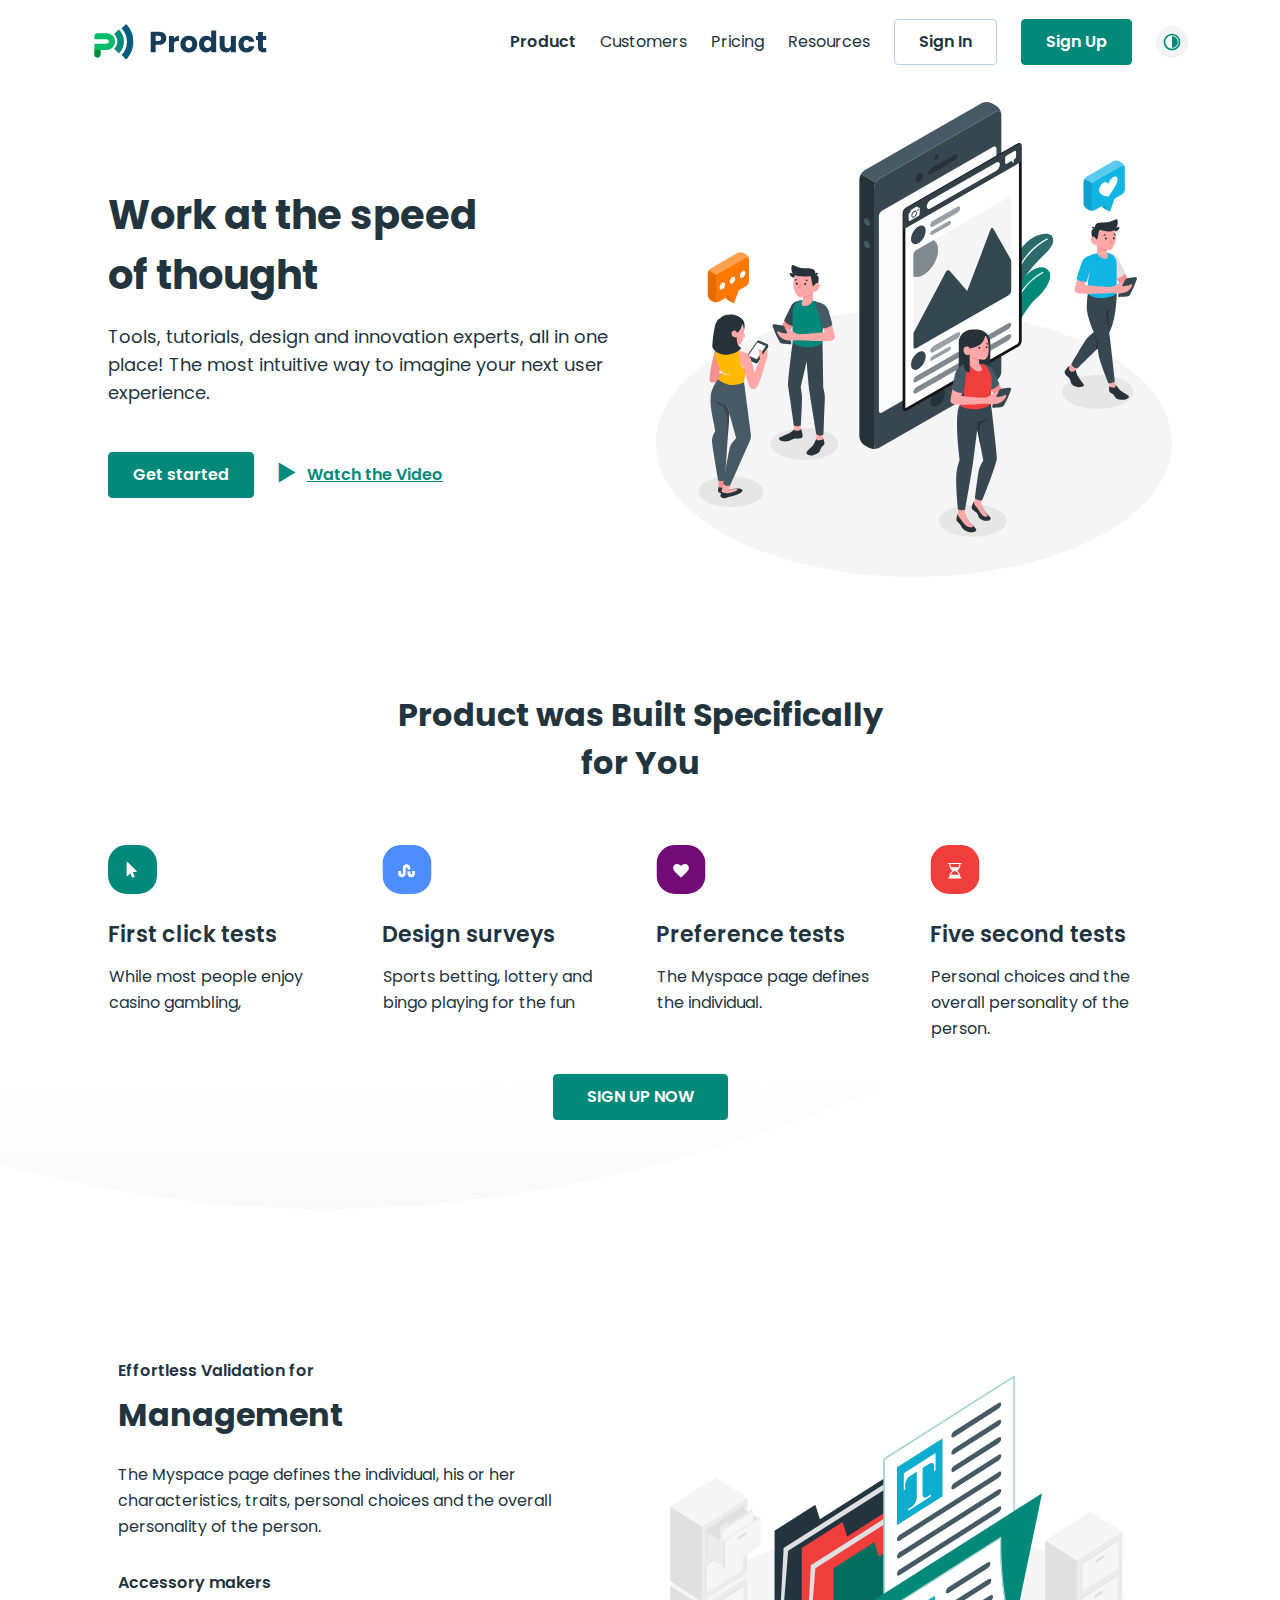
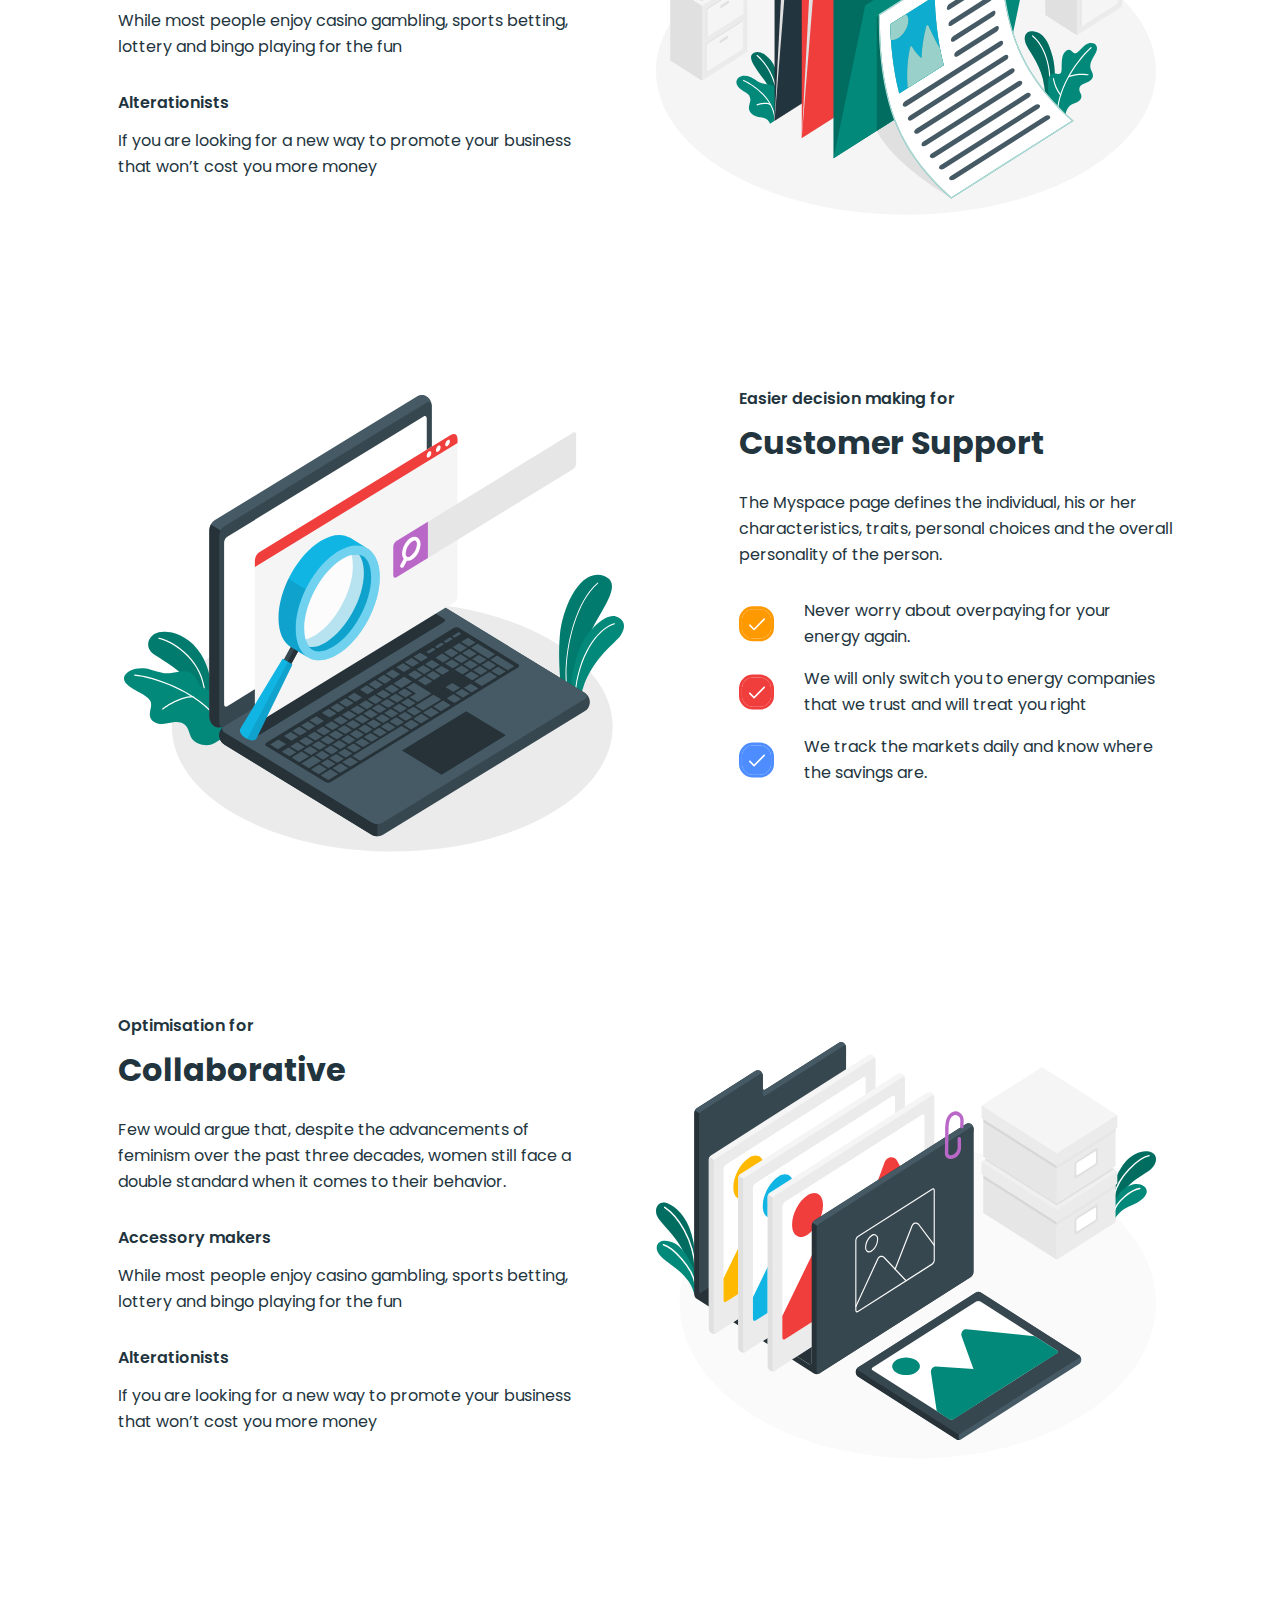
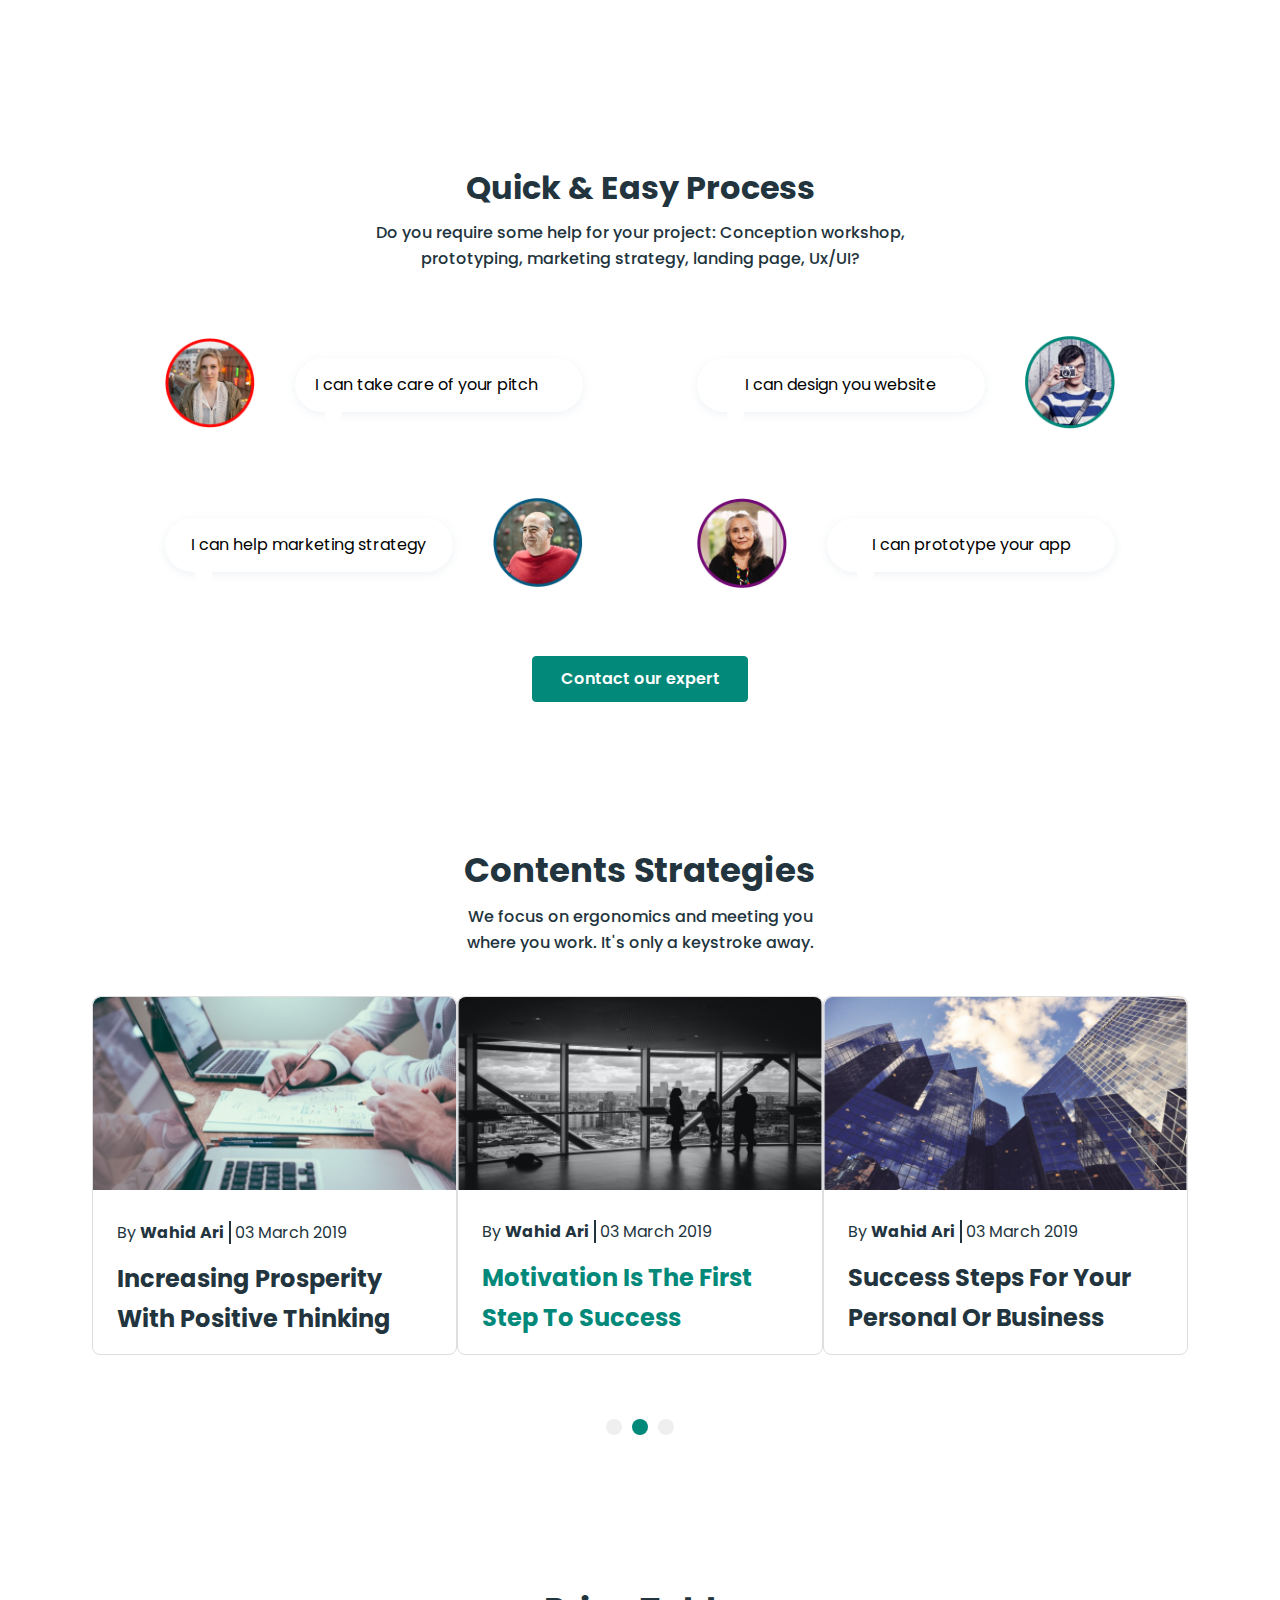
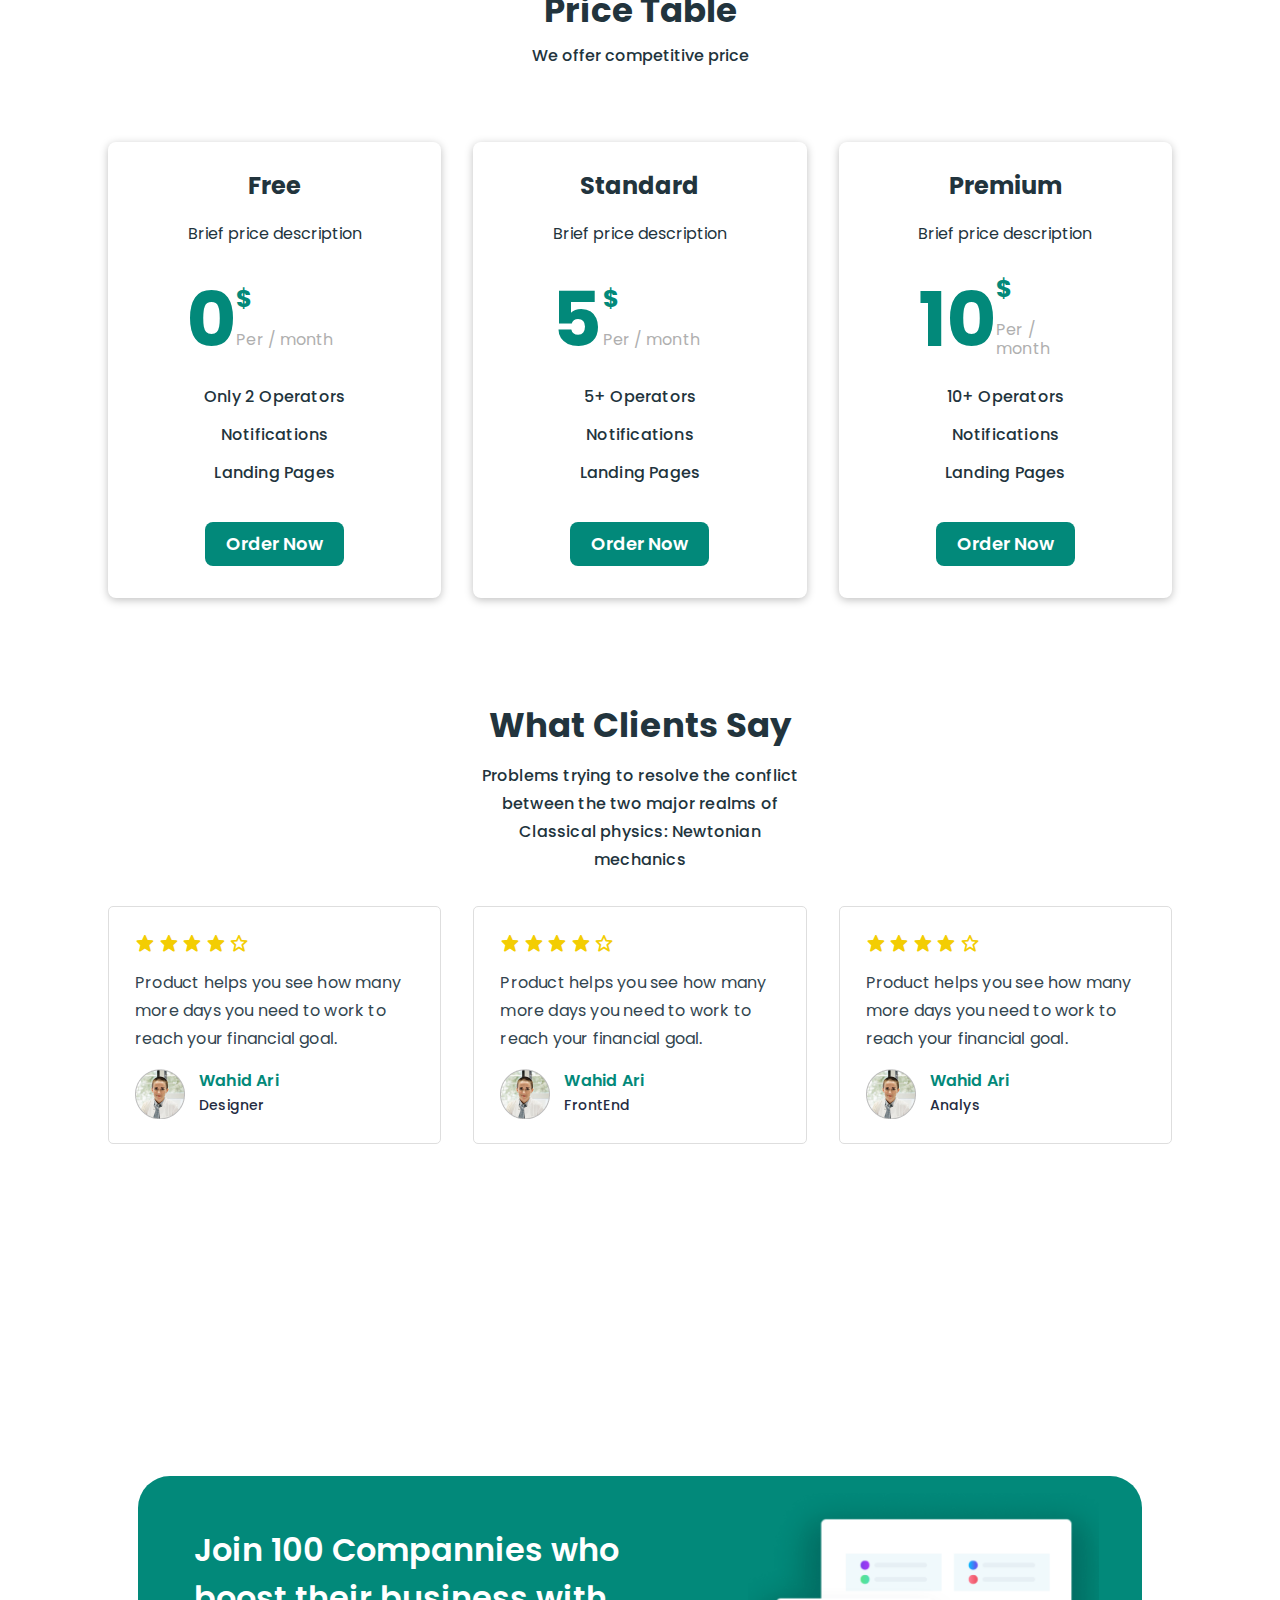
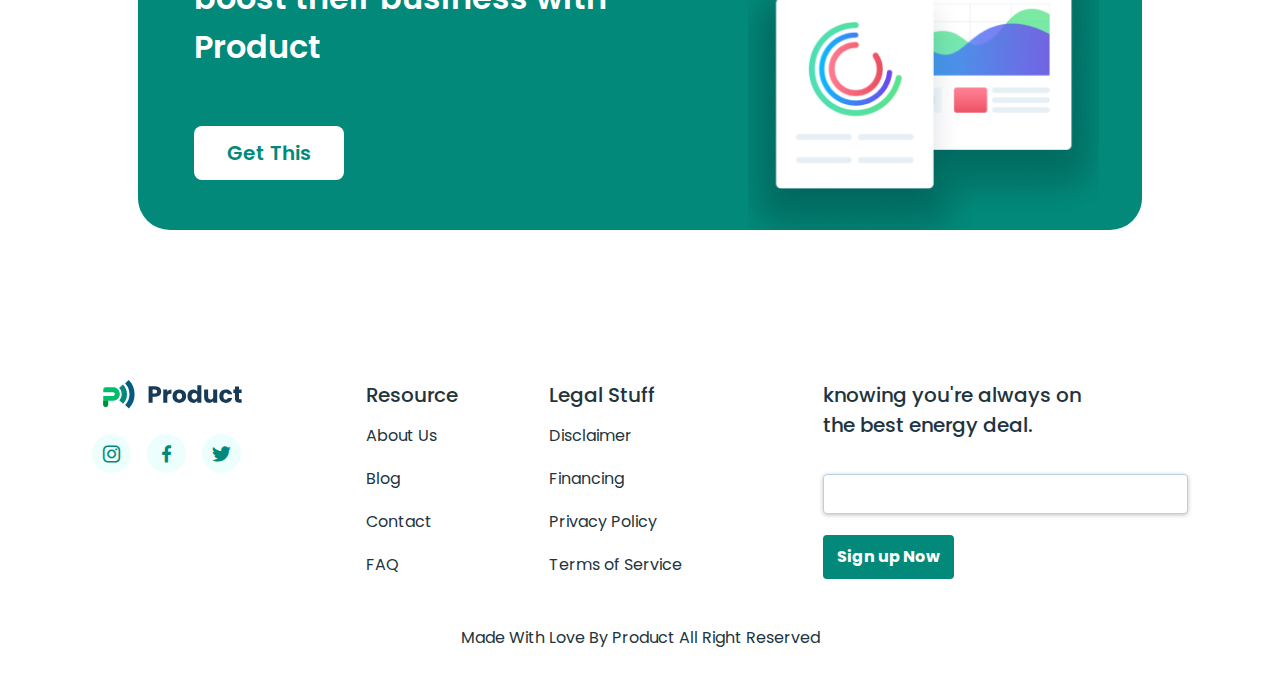
<file: index.html>
<!DOCTYPE html>
<html lang="en">
<head>
  <meta charset="UTF-8">
  <meta http-equiv="X-UA-Compatible" content="IE=edge">
  <meta name="viewport" content="width=device-width, initial-scale=1.0">
  <title>My product</title>
  <link rel="preconnect" href="https://fonts.googleapis.com">
  <link href='https://unpkg.com/boxicons@2.0.9/css/boxicons.min.css' rel='stylesheet'>
  <link rel="preconnect" href="https://fonts.gstatic.com" crossorigin>
  <link href="https://fonts.googleapis.com/css2?family=Poppins:wght@400;500;600;700&display=swap" rel="stylesheet">
  <link rel="stylesheet" href="css/normalize.css">
  <link rel="stylesheet" href="css/flexboxgrid.css">
  <link rel="stylesheet" href="css/style.css">
</head>
<body>
  <section class="product__hero hero">
      <header class="product__hero-header product__header">
       <div class="container">
          <div class="middle-xs between-xs row">
              <a class="product__header-logo-link" href="index.html"></a>
              <nav class="product__header-nav nav-bar">
                <ul class="nav-bar__list middle-xs between-xs row">
                  <li class="nav-bar__list-item"><a class="nav-bar__list-item-link active" href="index.html">Product</a></li>
                  <li class="nav-bar__list-item"><a class="nav-bar__list-item-link hover" href="customers.html">Customers</a></li>
                  <li class="nav-bar__list-item"><a class="nav-bar__list-item-link hover" href="pricing.html">Pricing</a></li>
                  <li class="nav-bar__list-item"><a class="nav-bar__list-item-link hover" href="#">Resources</a></li>
                  <li class="nav-bar__list-item"><a class="nav-bar__list-item-link sign-btn sign-in" href="#">Sign In</a></li>
                  <li class="nav-bar__list-item"><a class="nav-bar__list-item-link sign-btn sign-up" href="#">Sign Up</a></li>
                  <li class="nav-bar__list-item"><button type="button" class="nav-bar__list-item-btn"><img src="img/dark-mode-icon.svg" alt="moon-icon" width="24" height="24"></button></li>
                </ul>
              </nav>
              <button class="burger-btn"><i class='bx bx-menu'></i></button>
          </div>
       </div>
      </header>
      <div class="hero__contents">
        <div class="container">
          <div class="middle-xs between-xs row product__hero-contents-box">
            <div class="col-md-6 col-sm-12">
              <img src="img/hero-img.svg" alt="hero-img" width="600" height="555">
            </div>
            <div class="col-md-6 col-sm-12">
              <h2 class="hero__contents-title">Work at the speed of thought</h2>
              <p class="hero__contents-desc">Tools, tutorials, design and innovation experts, all in one place! The most intuitive way to imagine your next user experience.</p>
              <ul class="hero__contents-list middle-xs  between-xs    row">
                <li class="hero__contents-item"><a class="sign-up sign-btn hero__contents-btn" href="#">Get started</a></li>
                <li class="hero__contents-item"><a class="hero__contents-watch-video middle-xs row" href="#"><span class="icon-span"><i class='bx bx-play'></i></span>Watch the Video</a></li>
              </ul>
            </div>
          </div>
        </div>
      </div>
  </section>
  <section class="services">
    <div class="container">
      <h2 class="services__title">Product  was Built Specifically for You</h2>
      <ul class="services__list built row center-xs" >
        <li class="built__item col-md-3 col-xs-12 col-sm-4">
          <h3 class="built__item-title">First click tests</h3>
          <p class="built__item-desc">While most people enjoy casino gambling,</p>
        </li>
        <li class="built__item col-md-3 col-xs-12 col-sm-4">
          <h3 class="built__item-title">Design surveys</h3>
          <p class="built__item-desc">Sports betting, lottery and bingo playing for the fun</p>
        </li>
        <li class="built__item col-md-3 col-xs-12 col-sm-4">
          <h3 class="built__item-title">Preference tests</h3>
          <p class="built__item-desc">The Myspace page defines the individual.</p>
        </li>
        <li class="built__item col-md-3 col-xs-12 col-sm-4">
          <h3 class="built__item-title">Five second tests</h3>
          <p class="built__item-desc">Personal choices and the overall personality of the person. </p>
        </li>
      </ul>
      <a class="sign-up sign-btn services__btn" href="#">SIGN UP NOW</a>
    </div>
  </section>
  <section class="management">
    <div class="container">
      <div class="middle-xs between-xs row">
        <div class="management__content col-md-12">
          <div class="management__content-img-box  col-md-6 col-xs-12">
            <img src="img/management-img1.svg" alt="management-img">
          </div>
          <div class="col-md-5 .col-xs-12 management__content-texts texts-box">
            <span class="texts-box__span">Effortless Validation for</span>
            <h2 class="texts-box__title">Management</h2>
            <p class="texts-box__desc">The Myspace page defines the individual, his or her characteristics, traits, personal choices and the overall personality of the person.</p>
            <h3 class="texts-box__title-small">Accessory makers</h3>
            <p class="texts-box__desc">While most people enjoy casino gambling, sports betting, lottery and bingo playing for the fun</p>
            <h3 class="texts-box__title-small">Alterationists</h3>
            <p class="texts-box__desc">If you are looking for a new way to promote your business that won’t cost you more money</p>
          </div>
        </div>
        <div class="management__content customer__content col-md-12">
          <div class="management__content-img-box  col-md-6 col-xs-12">
            <img src="img/management-img2.svg" alt="management-img">
          </div>
          <div class="col-md-5 .col-xs-12 management__content-texts texts-box">
            <span class="texts-box__span">Easier decision making for</span>
            <h2 class="texts-box__title">Customer Support</h2>
            <p class="texts-box__desc customer__content-desc">The Myspace page defines the individual, his or her characteristics, traits, personal choices and the overall personality of the person.</p>
            <ul class="customer__content-list">
              <li class="customer__content-list-item"><p class="customer__content-list-item-desc">Never worry about overpaying for your energy again. </p></li>
              <li class="customer__content-list-item"><p class="customer__content-list-item-desc">We will only switch you to energy companies that we trust and will treat you right</p></li>
              <li class="customer__content-list-item"><p class="customer__content-list-item-desc">We track the markets daily and know where the savings are.</p></li>
            </ul>
          </div>
        </div>
        <div class="management__content col-md-12">
          <div class="management__content-img-box  col-md-6 col-xs-12">
            <img src="img/management-img3.svg" alt="management-img">
          </div>
          <div class="col-md-6 .col-xs-12 management__content-texts texts-box">
            <span class="texts-box__span">Optimisation for</span>
            <h2 class="texts-box__title">Collaborative</h2>
            <p class="texts-box__desc">Few would argue that, despite the advancements of feminism over the past three decades, women still face a double standard when it comes to their behavior.</p>
            <h3 class="texts-box__title-small">Accessory makers</h3>
            <p class="texts-box__desc">While most people enjoy casino gambling, sports betting, lottery and bingo playing for the fun</p>
            <h3 class="texts-box__title-small">Alterationists</h3>
            <p class="texts-box__desc">If you are looking for a new way to promote your business that won’t cost you more money</p>
          </div>
        </div>
      </div>
    </div>
  </section>
  <section class="process">
    <div class="container">
      <h2 class="process__title">Quick & Easy Process</h2>
      <p class="process__desc">Do you require some help for your project: Conception workshop, prototyping, marketing strategy, landing page, Ux/UI?</p>
      <div class="process__content row between-xs middle-xs col-md-12">
        <div class="col-xs-12 process__content row between-xs middle-xs col-md-6">
          <a href="#"><img src="img/process-img1.png" alt="process-img" width="90" height="90"></a>
          <p class="process__content-desc">I can take care of your pitch</p>
        </div>
        <div class="col-xs-12 process__content row reverse between-xs middle-xs col-md-6">
          <a href="#"><img src="img/process-img2.png" alt="process-img" width="90" height="90"></a>
          <p class="process__content-desc desc-center">I can design you website</p>
        </div>
        <div class="col-xs-12 process__content add-reverse row between-xs middle-xs col-md-6">
          <a href="#"><img src="img/process-img3.png" alt="process-img" width="90" height="90"></a>
          <p class="process__content-desc desc-center">I can help marketing strategy</p>
        </div>
        <div class="col-xs-12 process__content remove-reverse row reverse between-xs middle-xs col-md-6">
          <a href="#"><img src="img/process-img4.png" alt="process-img" width="90" height="90"></a>
          <p class="process__content-desc desc-center">I can prototype your app</p>
        </div>
      </div>
      <a class="sign-btn sign-up process__btn" href="#">Contact our expert</a>
    </div>
  </section>
  <section class="strategies">
    <div class="container">
      <h2 class="strategies__title">Contents Strategies</h2>
      <p class="strategies__desc">We focus on ergonomics and meeting you where you work. It's only a keystroke away.</p>
      <ul class="strategies__list row between-xs">
        <li class="strategies__list-item col-md-4 col-xs-12 col-sm-6">
          <img src="img/strategies-img1.png" alt="strategies-img" width="348" height="185">
          <div class="strategies__list-item-contents">
            <p class="strategies__list-item-desc">By <span>Wahid Ari</span> <time datetime="03-05-2019">03 March 2019</time></p>
            <h3 class="strategies__list-item-title">Increasing Prosperity With Positive Thinking</h3>
          </div>
        </li>
        <li class="strategies__list-item col-md-4 col-xs-12 col-sm-6">
          <img src="img/strategies-img2.png" alt="strategies-img" width="348" height="185">
          <div class="strategies__list-item-contents">
            <p class="strategies__list-item-desc">By <span>Wahid Ari</span> <time datetime="03-05-2019">03 March 2019</time></p>
            <h3 class="strategies__list-item-title title--active">Motivation Is The First Step To Success</h3>
          </div>
        </li>
        <li class="strategies__list-item col-md-4 col-xs-12 col-sm-6">
          <img src="img/strategies-img3.png" alt="strategies-img" width="348" height="185">
          <div class="strategies__list-item-contents">
            <p class="strategies__list-item-desc">By <span>Wahid Ari</span> <time datetime="03-05-2019">03 March 2019</time></p>
            <h3 class="strategies__list-item-title">Success Steps For Your Personal Or Business</h3>
          </div>
        </li>
      </ul>
      <div class="row middle-xs round-btn-box">
        <span class="round-btn"></span>
        <span class="round-btn"></span>
        <span class="round-btn"></span>
      </div>
    </div>
  </section>
  <section class="price">
    <div class="container">
      <h2 class="price__title">Price Table</h2>
      <p class="price__desc">We offer competitive price</p>
      <ul class="price__list row between-xs center-sm">
        <li class="price__list-item table col-md-4 col-sm-6 col-xs-12">
          <div class="price__list-item-block">
            <h3 class="table__title">Free</h3>
            <p class="table__desc">Brief price description</p>
            <p class="table__count">0<span><sup>$</sup><sub>Per / month</sub></span></p>
            <ul class="table__list">
              <li class="table__list-item">Only 2 Operators</li>
              <li class="table__list-item">Notifications</li>
              <li class="table__list-item">Landing Pages</li>
            </ul>
            <a class="price__list-btn" href="#">Order Now</a>
          </div>
        </li>
        <li class="price__list-item table col-md-4 col-sm-6 col-xs-12">
          <div class="price__list-item-block">
            <h3 class="table__title">Standard</h3>
            <p class="table__desc">Brief price description</p>
            <p class="table__count">5<span><sup>$</sup><sub>Per / month</sub></span></p>
            <ul class="table__list">
              <li class="table__list-item">5+ Operators</li>
              <li class="table__list-item">Notifications</li>
              <li class="table__list-item">Landing Pages</li>
            </ul>
            <a class="price__list-btn" href="#">Order Now</a>
          </div>
        </li>
        <li class="price__list-item table col-md-4 col-sm-6 col-xs-12">
          <div class="price__list-item-block">
            <h3 class="table__title">Premium</h3>
            <p class="table__desc">Brief price description</p>
            <p class="table__count">10<span><sup>$</sup><sub>Per / month</sub></span></p>
            <ul class="table__list">
              <li class="table__list-item">10+ Operators</li>
              <li class="table__list-item">Notifications</li>
              <li class="table__list-item">Landing Pages</li>
            </ul>
            <a class="price__list-btn" href="#">Order Now</a>
            </div>
        </li>
      </ul>
    </div>
  </section>
  <section class="clients">
    <div class="container">
      <h2 class="clients__title">What Clients Say</h2>
      <p class="clients__desc">Problems trying to resolve the conflict between the two major realms of Classical physics: Newtonian mechanics </p>
      <ul class="clients__list row between-xs">
        <li class="clients__list-item about col-md-4 col-sm-6 center-sm col-xs-12">
          <div class="about__block">
            <div class="about__block-icon-box row middle-xs">
              <i class='about__block-icon bx bxs-star'></i>
              <i class='about__block-icon bx bxs-star'></i>
              <i class='about__block-icon bx bxs-star'></i>
              <i class='about__block-icon bx bxs-star'></i>
              <i class='about__block-icon bx bx-star'></i>
            </div>
            <p class="about__block-desc">Product helps you see how many more days you need to work to reach your financial goal.</p>
            <div class="about__block-person">
              <h3 class="about__block-person-name">Wahid Ari</h3>
              <span class="about__block-person-span">Designer</span>
            </div>
          </div>
        </li>
        <li class="clients__list-item about col-md-4 col-sm-6 center-sm col-xs-12">
          <div class="about__block">
            <div class="about__block-icon-box row middle-xs">
              <i class='about__block-icon bx bxs-star'></i>
              <i class='about__block-icon bx bxs-star'></i>
              <i class='about__block-icon bx bxs-star'></i>
              <i class='about__block-icon bx bxs-star'></i>
              <i class='about__block-icon bx bx-star'></i>
            </div>
            <p class="about__block-desc">Product helps you see how many more days you need to work to reach your financial goal.</p>
            <div class="about__block-person">
              <h3 class="about__block-person-name">Wahid Ari</h3>
              <span class="about__block-person-span">FrontEnd</span>
            </div>
          </div>
        </li>
        <li class="clients__list-item about col-md-4 col-sm-6 center-sm col-xs-12">
          <div class="about__block">
            <div class="about__block-icon-box row middle-xs">
              <i class='about__block-icon bx bxs-star'></i>
              <i class='about__block-icon bx bxs-star'></i>
              <i class='about__block-icon bx bxs-star'></i>
              <i class='about__block-icon bx bxs-star'></i>
              <i class='about__block-icon bx bx-star'></i>
            </div>
            <p class="about__block-desc">Product helps you see how many more days you need to work to reach your financial goal.</p>
            <div class="about__block-person">
              <h3 class="about__block-person-name">Wahid Ari</h3>
              <span class="about__block-person-span">Analys</span>
            </div>
          </div>
        </li>
      </ul>
    </div>
  </section>
  <section class="companies">
    <div class="container">
      <div class="companies__contents row between-xs col-xs-12 col-md-11">
        <div class="companies__contents-content companies__contents-texts companies__content col-xs-12 col-sm-6 col-md-7 ">
          <h2 class="companies__content-title">Join 100 Compannies who boost their business with Product</h2>
          <a class="companies__content-btn" href="#">Get This</a>
        </div>
        <div class="companies__contents-content companies__content col-xs-12 col-sm-6 col-md-5 row end-xs">
          <img class="companies__content-img" src="img/companies-img.png" alt="companies-img" width="351" height="331">
        </div>
      </div>
    </div>
  </section>
  <footer class="site-footer">
    <div class="container">
      <div class="row between-xs center-sm">
        <div class="footer__contents col-xs-12 col-md-3 col-sm-4">
          <a class="footer__contents__logo-link" href="index.html"></a>
          <ul class="footer__contents-list row middle-xs">
            <li class="footer__contents-list-item"><a class="footer__contents-list-item-link" href="#" target="_blank"><i class='bx bxl-instagram'></i></a></li>
            <li class="footer__contents-list-item"><a class="footer__contents-list-item-link" href="#" target="_blank"><i class='bx bxl-facebook' ></i></a></li>
            <li class="footer__contents-list-item"><a class="footer__contents-list-item-link" href="#" target="_blank"><i class='bx bxl-twitter' ></i></a></li>
          </ul>
        </div>
        <ul class="footer__list col-xs-12 col-md-2 col-sm-4">
          <li class="footer__list-item"><h3 class="footer__list-item-title">Resource</h3></li>
          <li class="footer__list-item"><a  class="footer__list-item-link"href="#">About Us</a></li>
          <li class="footer__list-item"><a  class="footer__list-item-link"href="#">Blog</a></li>
          <li class="footer__list-item"><a  class="footer__list-item-link"href="#">Contact</a></li>
          <li class="footer__list-item"><a  class="footer__list-item-link"href="#">FAQ</a></li>
        </ul>
        <ul class="footer__list col-xs-12 col-md-3 col-sm-4">
          <li class="footer__list-item"><h3 class="footer__list-item-title">Legal Stuff</h3></li>
          <li class="footer__list-item"><a  class="footer__list-item-link"href="#">Disclaimer</a></li>
          <li class="footer__list-item"><a  class="footer__list-item-link"href="#">Financing</a></li>
          <li class="footer__list-item"><a  class="footer__list-item-link"href="#">Privacy Policy</a></li>
          <li class="footer__list-item"><a  class="footer__list-item-link"href="#">Terms of Service</a></li>
        </ul>
        <div class="footer__input-box col-xs-12 col-md-4 col-sm-4">
          <h4 class="footer__input-box-title">knowing you're always on the best energy deal.</h4>
          <form class="footer__input-box-form" action="https://echo.htmlacademy.ru/" method="POST">
            <input class="footer__input" type="text">
            <button class="footer__input-btn">Sign up Now</button>
          </form>
        </div>
      </div>
      <p class="reserved">Made With Love By Product All Right Reserved</p>
    </div>
  </footer>

  <script src="js/main.js"></script>
</body>
</html>
</file>
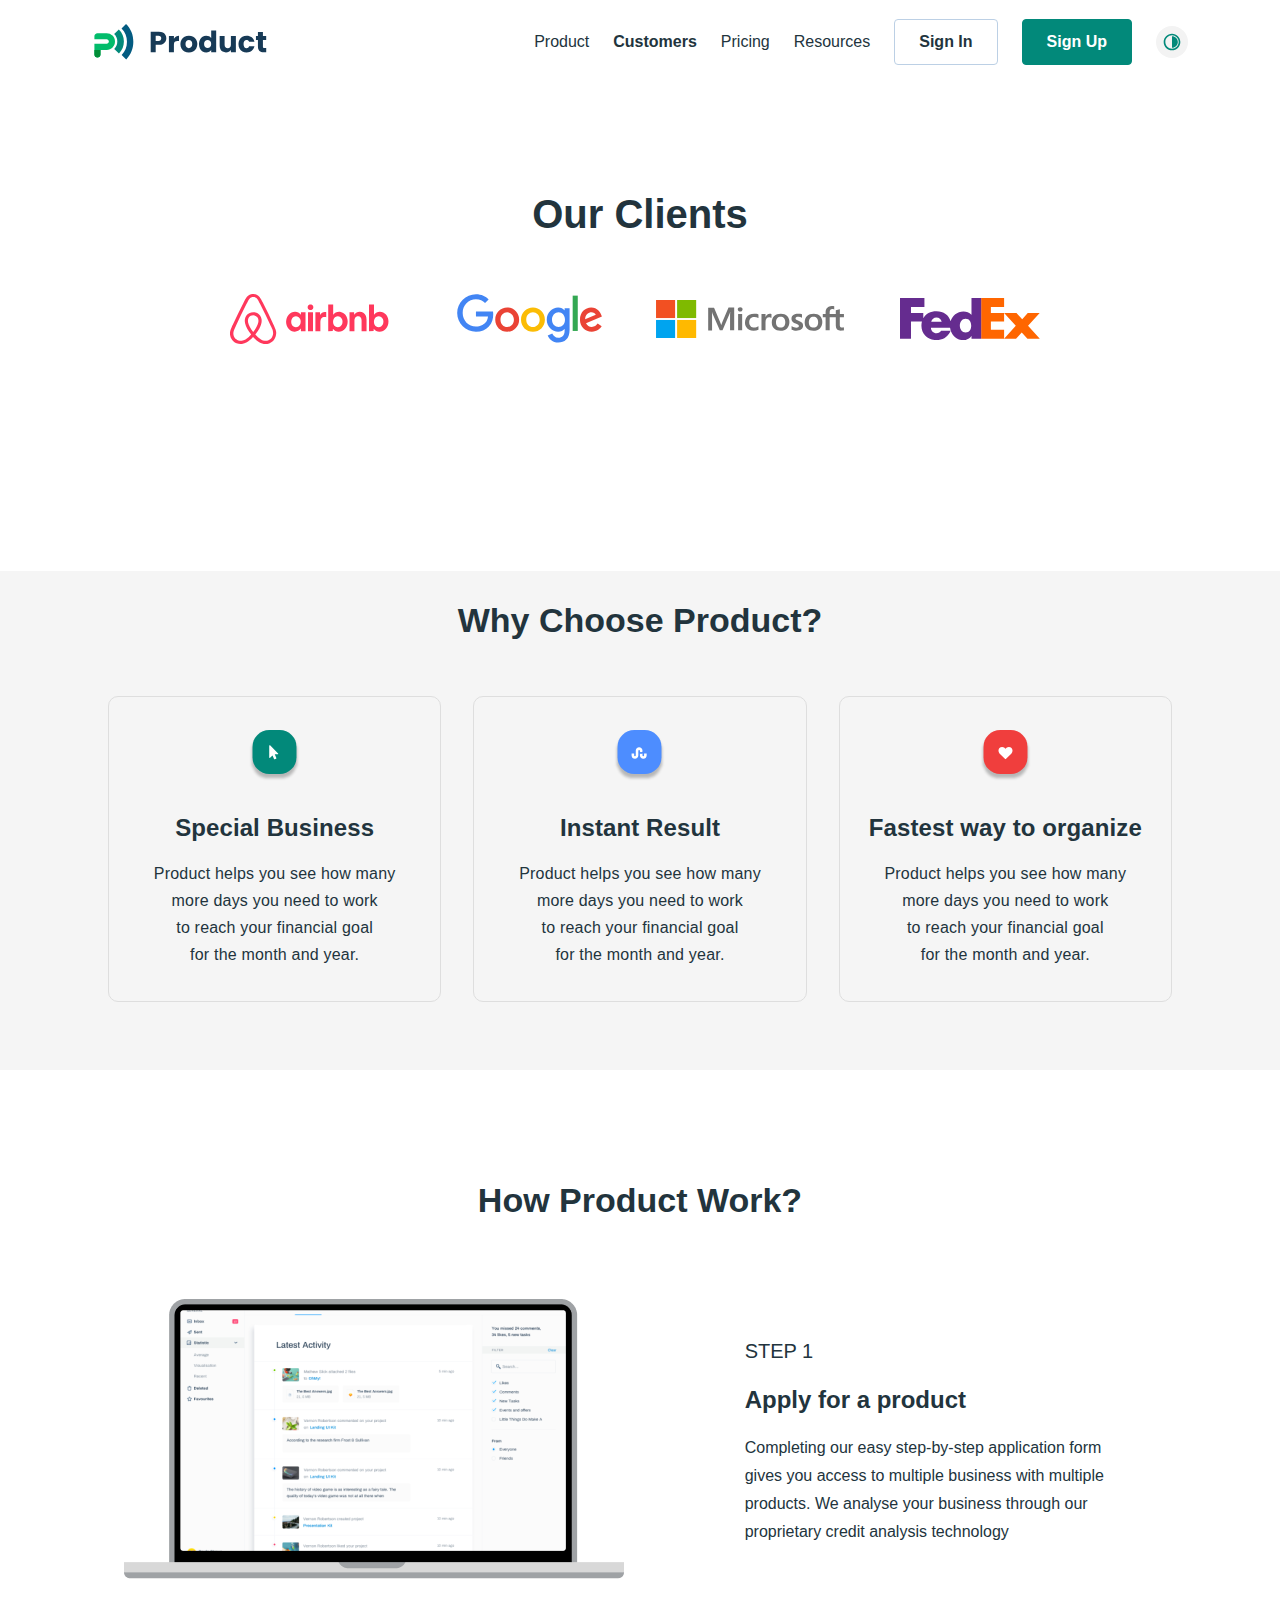
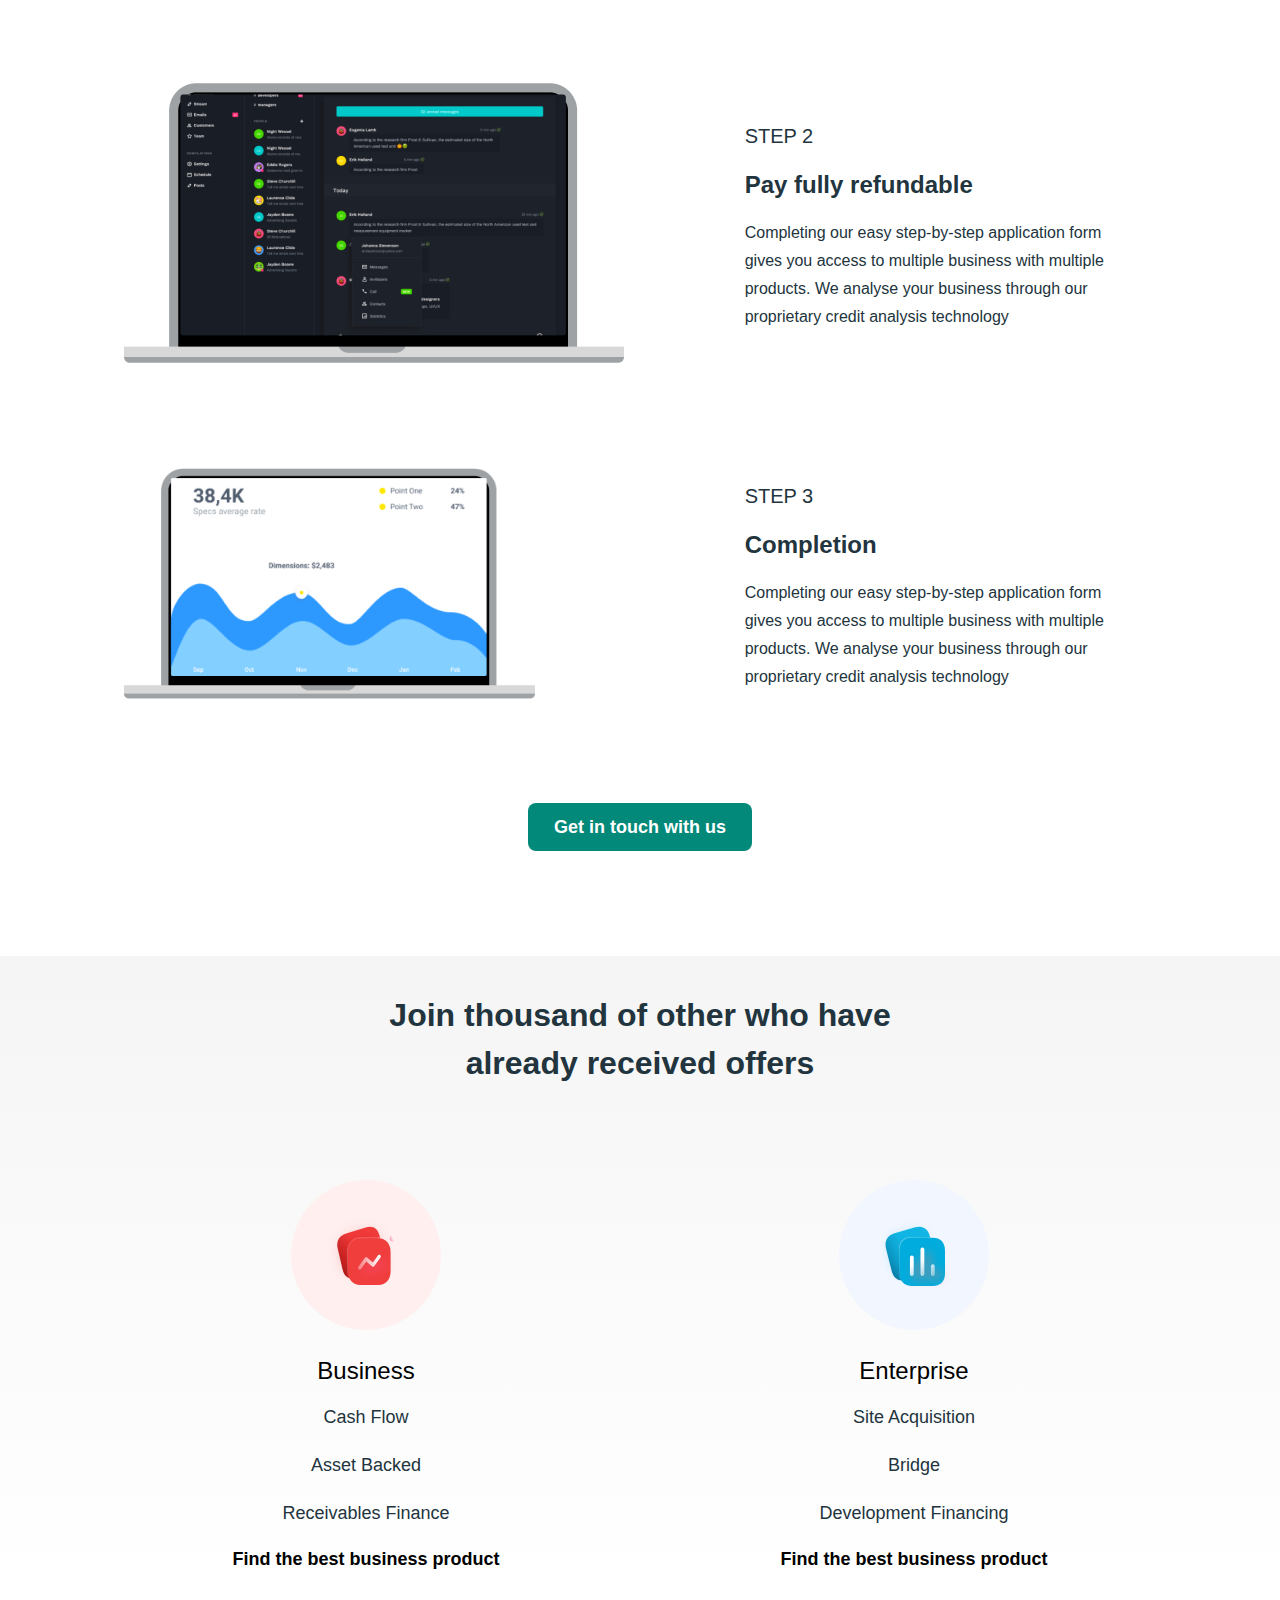
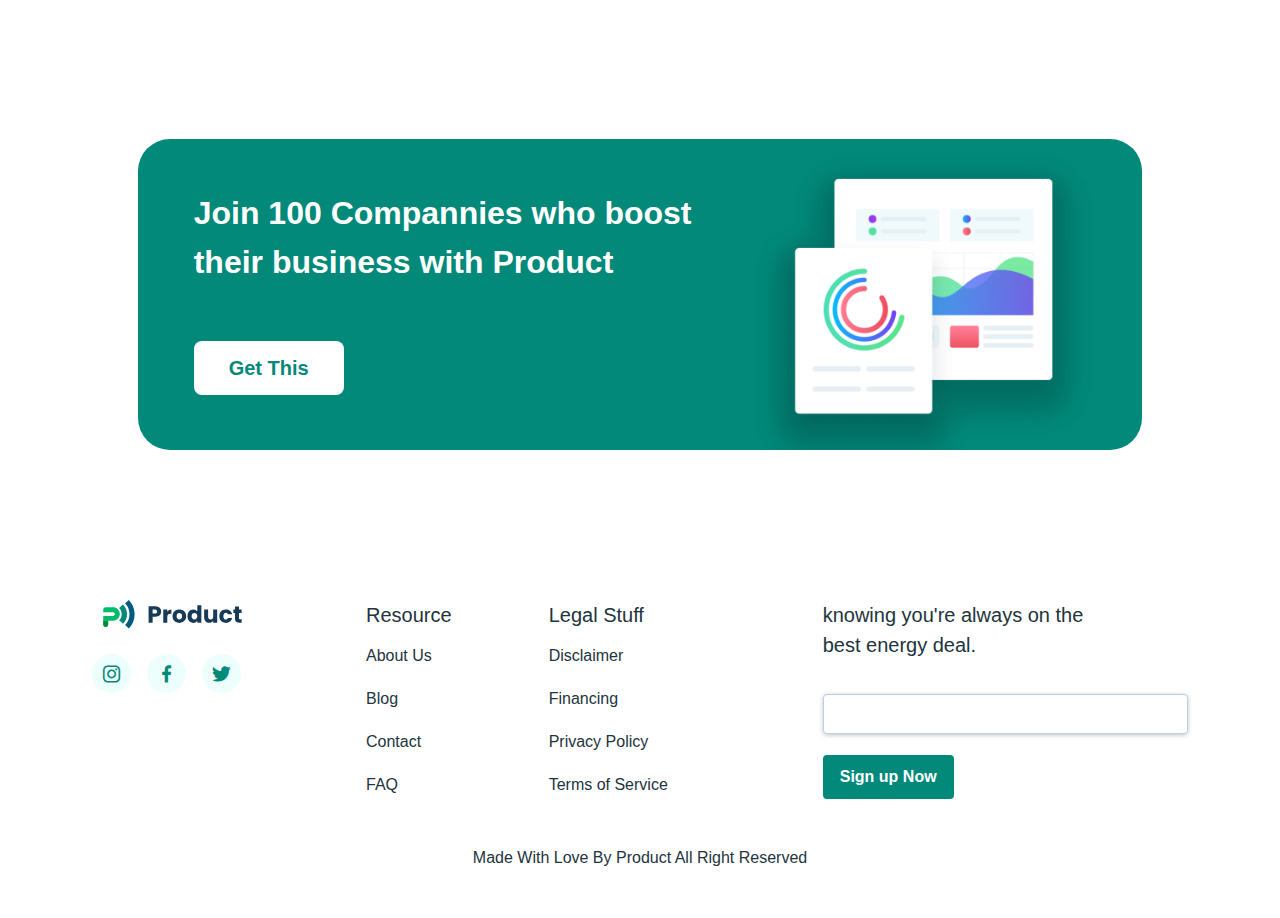
<file: customers.html>
<!DOCTYPE html>
<html lang="en">
<head>
  <meta charset="UTF-8">
  <meta http-equiv="X-UA-Compatible" content="IE=edge">
  <meta name="viewport" content="width=device-width, initial-scale=1.0">
  <title>product</title>
  <link href='https://unpkg.com/boxicons@2.0.9/css/boxicons.min.css' rel='stylesheet'>
  <link rel="stylesheet" href="css/normalize.css">
  <link rel="stylesheet" href="css/flexboxgrid.css">
  <link rel="stylesheet" href="css/style.css">
</head>
<body>
  <section class="hero">
    <header class="product__hero-header product__header">
      <div class="container">
         <div class="middle-xs between-xs row">
             <a class="product__header-logo-link" href="index.html"></a>
             <nav class="product__header-nav nav-bar">
               <ul class="nav-bar__list middle-xs between-xs row">
                 <li class="nav-bar__list-item"><a class="nav-bar__list-item-link hover" href="index.html">Product</a></li>
                 <li class="nav-bar__list-item"><a class="nav-bar__list-item-link active" href="customers.html">Customers</a></li>
                 <li class="nav-bar__list-item"><a class="nav-bar__list-item-link hover" href="pricing.html">Pricing</a></li>
                 <li class="nav-bar__list-item"><a class="nav-bar__list-item-link hover" href="#">Resources</a></li>
                 <li class="nav-bar__list-item"><a class="nav-bar__list-item-link sign-btn sign-in" href="#">Sign In</a></li>
                 <li class="nav-bar__list-item"><a class="nav-bar__list-item-link sign-btn sign-up" href="#">Sign Up</a></li>
                 <li class="nav-bar__list-item"><button type="button" class="nav-bar__list-item-btn"><img src="img/dark-mode-icon.svg" alt="moon-icon" width="24" height="24"></button></li>
               </ul>
             </nav>
             <button class="burger-btn"><i class='bx bx-menu'></i></button>
         </div>
      </div>
    </header>
    <div class="our-clients">
      <div class="container">
        <h2 class="our-clients__title">Our Clients</h2>
        <div class="our-clients__col col-md-10 row between-xs middle-xs center-sm">
          <div class="col-xs-6 col-sm-4 col-md-3 row center-xs"><img class="our-clients__col-img airbnb" src="img/airbnb.svg" alt="airbnb-img" width="159" height="50"></div>
          <div class="col-xs-6 col-sm-4 col-md-3 row center-xs"><img class="our-clients__col-img google" src="img/google.svg" alt="google-img" width="146" height="50"></div>
          <div class="col-xs-6 col-sm-4 col-md-3 row center-xs"><img class="our-clients__col-img microsoft" src="img/microsoft.svg" alt="microsoft-img" width="213" height="44"></div>
          <div class="col-xs-6 col-sm-4 col-md-3 row center-xs"><img class="our-clients__col-img fedex" src="img/fedex.svg" alt="fedex-img" width="140" height="42"></div>
        </div>
      </div>
    </div>
  </section>
  <section class="product">
    <div class="container">
      <h2 class="product__title">Why Choose Product?</h2>
      <ul class="product__list row between-xs center-sm">
        <li class="product__list-itme about-product col-xs-12 col-sm-6 col-md-4">
          <div class="about-product__texts cursor">
            <h3 class="about-product__title">Special Business</h3>
            <p class="about-product__desc">Product helps you see how many more days you need to work<br>to reach your financial goal  <br>for the month and year.</p>
          </div>
        </li>
        <li class="product__list-itme about-product col-xs-12 col-sm-6 col-md-4">
          <div class="about-product__texts instant-result">
            <h3 class="about-product__title">Instant Result</h3>
            <p class="about-product__desc">Product helps you see how many more days you need to work<br>to reach your financial goal  <br>for the month and year.</p>
          </div>
        </li>
        <li class="product__list-itme about-product col-xs-12 col-sm-6 col-md-4">
          <div class="about-product__texts fastest-organize">
            <h3 class="about-product__title">Fastest way to organize</h3>
            <p class="about-product__desc">Product helps you see how many more days you need to work<br>to reach your financial goal  <br>for the month and year.</p>
          </div>
        </li>
      </ul>
    </div>
  </section>
  <section class="product-work">
    <div class="container">
      <h2 class="product-work__title">How Product Work?</h2>
      <div class="product-work__contents row middle-xs col-xs-12 between-xs">
        <div class="product-work__img col-md-6 col-xs-12  col-sm-12">
          <img src="img/works-img1.png" alt="works-img" width="500" height="279">
        </div>
        <div class="product-work__content col-md-5 col-xs-12  col-sm-12 work-texts">
          <span class="work-texts__span">STEP 1</span>
          <h3 class="work-texts__title">Apply for a product</h3>
          <p class="work-texts__desc step1">Completing our easy step-by-step application form gives you access to multiple business with multiple products. We analyse your business through our proprietary credit analysis technology </p>
        </div>
      </div>
      <div class="product-work__contents row reverse remove-reverse middle-xs col-xs-12 between-xs">
        <div class="product-work__img col-md-6 col-xs-12  col-sm-12">
          <img src="img/works-img2.png" alt="works-img" width="500" height="279">
        </div>
        <div class="product-work__content col-md-5 col-xs-12  col-sm-12 work-texts">
          <span class="work-texts__span">STEP 2</span>
          <h3 class="work-texts__title">Pay fully refundable</h3>
          <p class="work-texts__desc step2">Completing our easy step-by-step application form gives you access to multiple business with multiple products. We analyse your business through our proprietary credit analysis technology</p>
        </div>
      </div>
      <div class="product-work__contents row middle-xs col-xs-12 between-xs">
        <div class="product-work__img col-md-5 col-xs-12  col-sm-12">
          <img src="img/works-img3.png" alt="works-img" width="500" height="279">
        </div>
        <div class="product-work__content col-md-5 col-xs-12  col-sm-12 work-texts">
          <span class="work-texts__span">STEP 3</span>
          <h3 class="work-texts__title">Completion</h3>
          <p class="work-texts__desc step3">Completing our easy step-by-step application form gives you access to multiple business with multiple products. We analyse your business through our proprietary credit analysis technology</p>
        </div>
      </div>
      <a class="product-work__btn" href="#">Get in touch with us</a>
    </div>
  </section>
  <section class="busines">
    <div class="container">
      <h2 class="busines__title">Join thousand of other who have already received offers</h2>
      <div class="busines__contents row between-xs">
        <ul class="busines__contents-list about-busines col-md-6 col-xs-12">
          <li class="about-busines__item"><h3 class="about-busines__item-tile">Business</h3></li>
          <li class="about-busines__item">Cash Flow</li>
          <li class="about-busines__item">Asset Backed</li>
          <li class="about-busines__item">Receivables Finance</li>
          <li class="about-busines__item"><h4 class="about-busines__item-product">Find the best business product</h4></li>
        </ul>
        <ul class="busines__contents-list about-busines col-md-6 col-xs-12">
          <li class="about-busines__item"><h3 class="about-busines__item-tile">Enterprise</h3></li>
          <li class="about-busines__item">Site Acquisition</li>
          <li class="about-busines__item">Bridge</li>
          <li class="about-busines__item">Development Financing</li>
          <li class="about-busines__item"><h4 class="about-busines__item-product">Find the best business product</h4></li>
        </ul>
      </div>
    </div>
  </section>
  <section class="companies">
    <div class="container">
      <div class="companies__contents row between-xs col-xs-12 col-md-11">
        <div class="companies__contents-content companies__contents-texts companies__content col-xs-12 col-sm-6 col-md-7 ">
          <h2 class="companies__content-title">Join 100 Compannies who boost their business with Product</h2>
          <a class="companies__content-btn" href="#">Get This</a>
        </div>
        <div class="companies__contents-content companies__content col-xs-12 col-sm-6 col-md-5 row">
          <img class="companies__content-img" src="img/companies-img.png" alt="companies-img" width="351" height="331">
        </div>
      </div>
    </div>
  </section>
   <footer class="site-footer">
    <div class="container">
      <div class="row between-xs center-sm">
        <div class="footer__contents col-xs-12 col-md-3 col-sm-4">
          <a class="footer__contents__logo-link" href="index.html"></a>
          <ul class="footer__contents-list row middle-xs">
            <li class="footer__contents-list-item"><a class="footer__contents-list-item-link" href="#" target="_blank"><i class='bx bxl-instagram'></i></a></li>
            <li class="footer__contents-list-item"><a class="footer__contents-list-item-link" href="#" target="_blank"><i class='bx bxl-facebook' ></i></a></li>
            <li class="footer__contents-list-item"><a class="footer__contents-list-item-link" href="#" target="_blank"><i class='bx bxl-twitter' ></i></a></li>
          </ul>
        </div>
        <ul class="footer__list col-xs-12 col-md-2 col-sm-4">
          <li class="footer__list-item"><h3 class="footer__list-item-title">Resource</h3></li>
          <li class="footer__list-item"><a  class="footer__list-item-link"href="#">About Us</a></li>
          <li class="footer__list-item"><a  class="footer__list-item-link"href="#">Blog</a></li>
          <li class="footer__list-item"><a  class="footer__list-item-link"href="#">Contact</a></li>
          <li class="footer__list-item"><a  class="footer__list-item-link"href="#">FAQ</a></li>
        </ul>
        <ul class="footer__list col-xs-12 col-md-3 col-sm-4">
          <li class="footer__list-item"><h3 class="footer__list-item-title">Legal Stuff</h3></li>
          <li class="footer__list-item"><a  class="footer__list-item-link"href="#">Disclaimer</a></li>
          <li class="footer__list-item"><a  class="footer__list-item-link"href="#">Financing</a></li>
          <li class="footer__list-item"><a  class="footer__list-item-link"href="#">Privacy Policy</a></li>
          <li class="footer__list-item"><a  class="footer__list-item-link"href="#">Terms of Service</a></li>
        </ul>
        <div class="footer__input-box col-xs-12 col-md-4 col-sm-4">
          <h4 class="footer__input-box-title">knowing you're always on the best energy deal.</h4>
          <form class="footer__input-box-form" action="https://echo.htmlacademy.ru/" method="POST">
            <input class="footer__input" type="text">
            <button class="footer__input-btn">Sign up Now</button>
          </form>
        </div>
      </div>
      <p class="reserved">Made With Love By Product All Right Reserved</p>
    </div>
  </footer>
  <script src="js/main.js"></script>
</body>
</html>
</file>
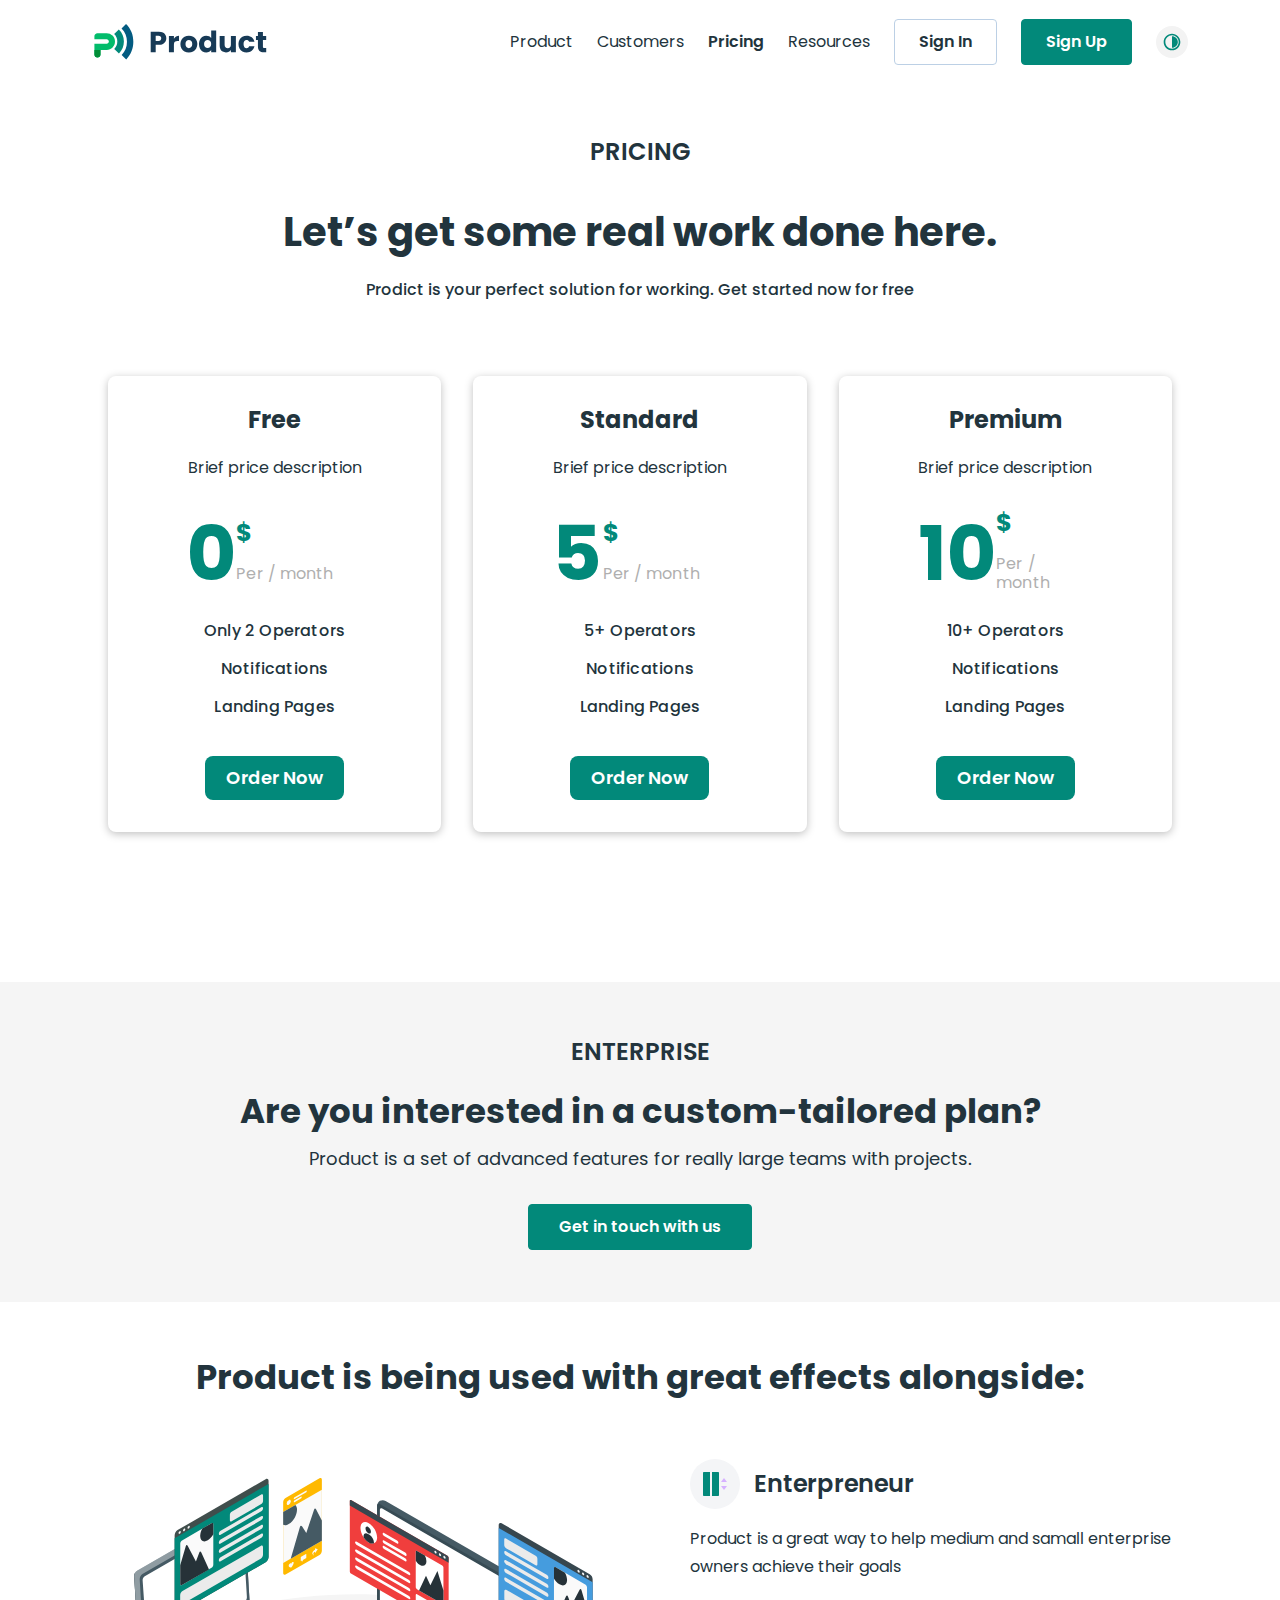
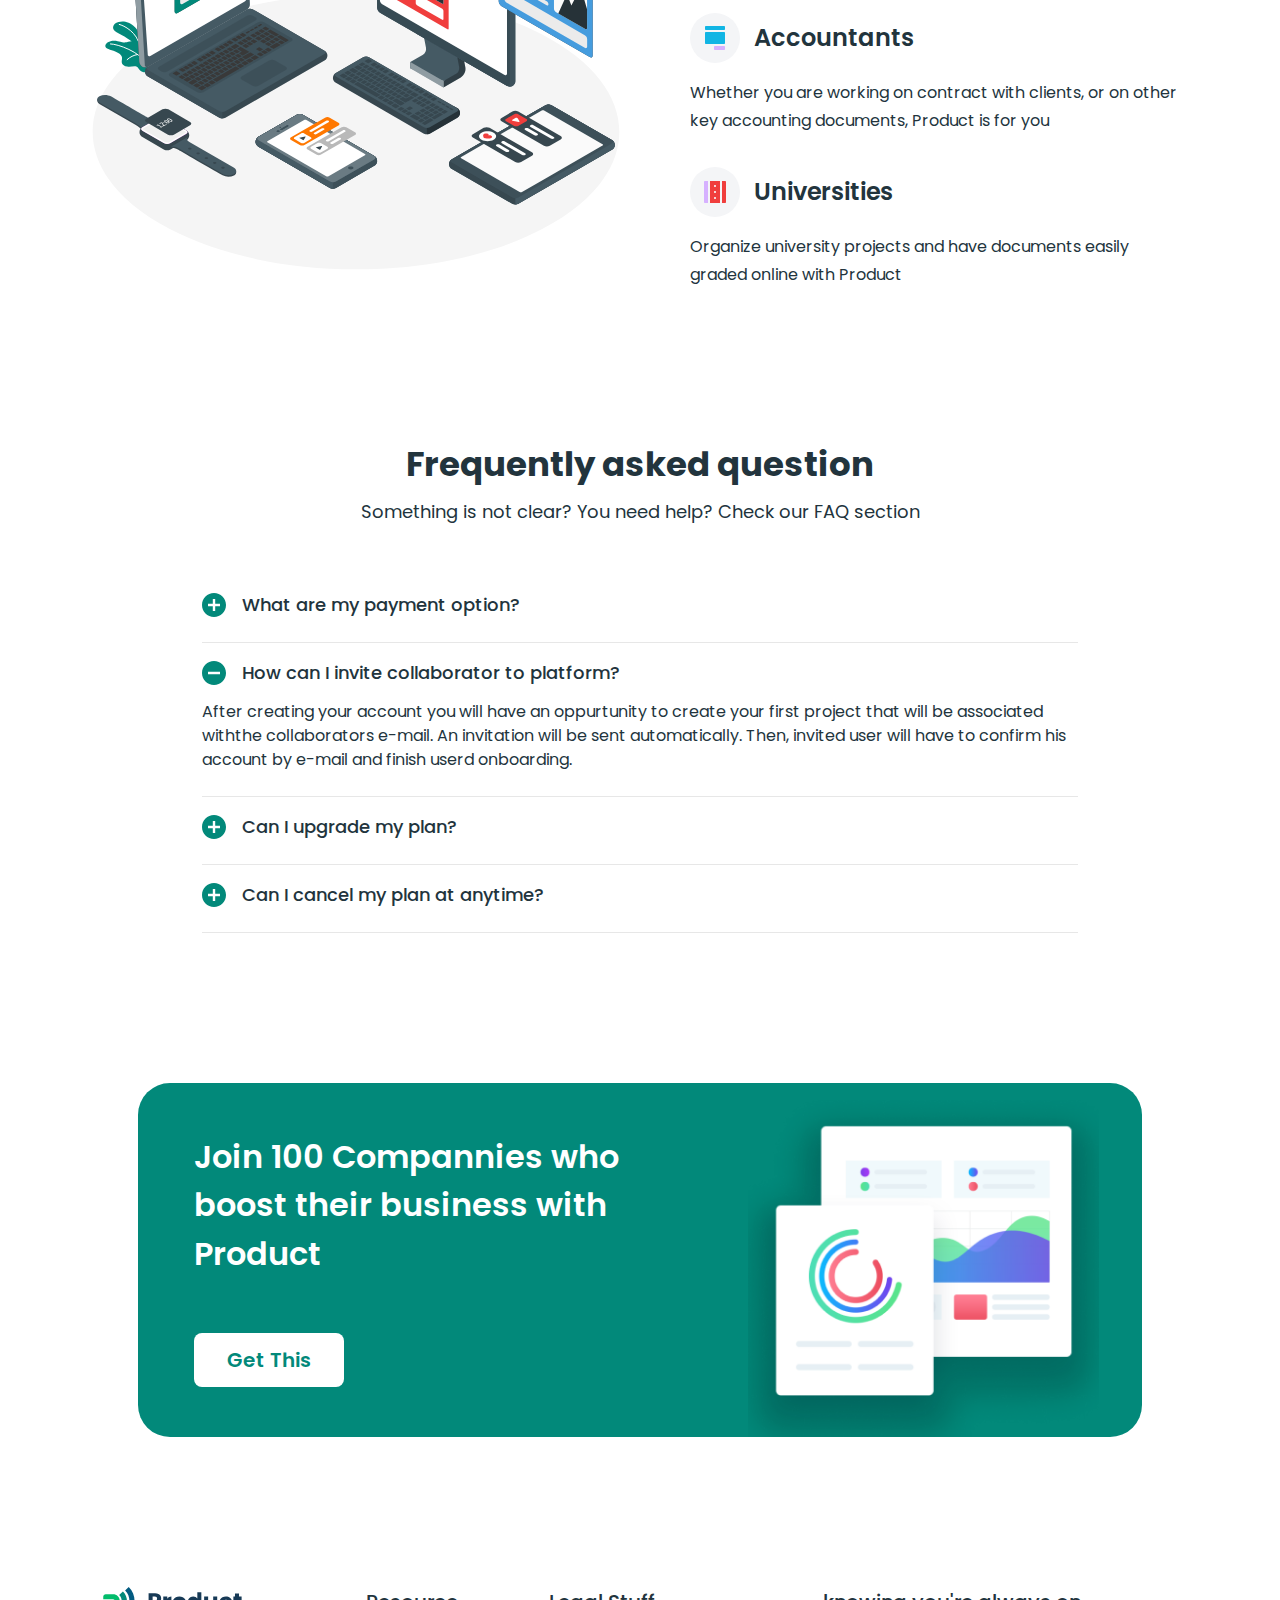
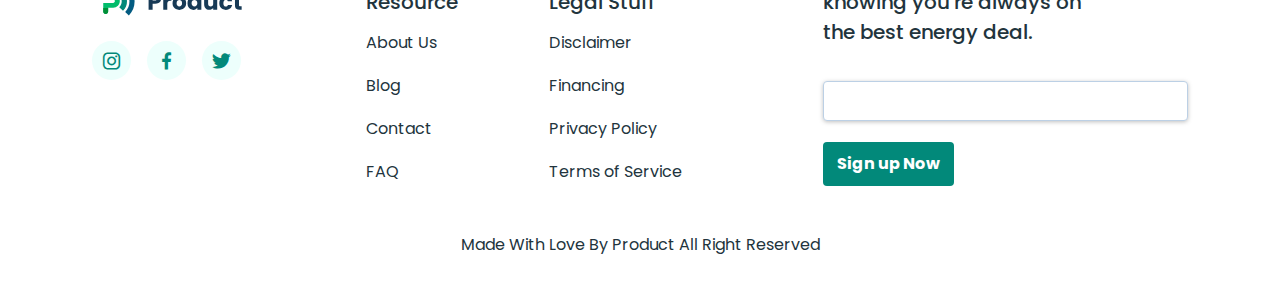
<file: pricing.html>
<!DOCTYPE html>
<html lang="en">
<head>
  <meta charset="UTF-8">
  <meta http-equiv="X-UA-Compatible" content="IE=edge">
  <meta name="viewport" content="width=device-width, initial-scale=1.0">
  <title>My product</title>
  <link rel="preconnect" href="https://fonts.googleapis.com">
  <link href='https://unpkg.com/boxicons@2.0.9/css/boxicons.min.css' rel='stylesheet'>
  <link rel="preconnect" href="https://fonts.gstatic.com" crossorigin>
  <link href="https://fonts.googleapis.com/css2?family=Poppins:wght@400;500;600;700&display=swap" rel="stylesheet">
  <link rel="stylesheet" href="css/normalize.css">
  <link rel="stylesheet" href="css/flexboxgrid.css">
  <link rel="stylesheet" href="css/style.css">
</head>

<body>
    <header class="product__hero-header product__header">
        <div class="container">
           <div class="middle-xs between-xs row">
               <a class="product__header-logo-link" href="index.html"></a>
               <nav class="product__header-nav nav-bar">
                 <ul class="nav-bar__list middle-xs between-xs row">
                   <li class="nav-bar__list-item"><a class="nav-bar__list-item-link hover" href="index.html">Product</a></li>
                   <li class="nav-bar__list-item"><a class="nav-bar__list-item-link" href="customers.html">Customers</a></li>
                   <li class="nav-bar__list-item"><a class="nav-bar__list-item-link hover active" href="pricing.html">Pricing</a></li>
                   <li class="nav-bar__list-item"><a class="nav-bar__list-item-link hover" href="#">Resources</a></li>
                   <li class="nav-bar__list-item"><a class="nav-bar__list-item-link sign-btn sign-in" href="#">Sign In</a></li>
                   <li class="nav-bar__list-item"><a class="nav-bar__list-item-link sign-btn sign-up" href="#">Sign Up</a></li>
                   <li class="nav-bar__list-item"><button type="button" class="nav-bar__list-item-btn"><img src="img/dark-mode-icon.svg" alt="moon-icon" width="24" height="24"></button></li>
                 </ul>
               </nav>
               <button class="burger-btn"><i class='bx bx-menu'></i></button>
           </div>
        </div>
    </header>
    <section class="pricing">
        <div class="container">
            <h4 class="pricing__title">PRICING</h4>
            <h2 class="pricing__title-big">Let’s get some real work done here.</h2>
            <p class="pricing__desc">Prodict is your perfect solution for working. Get started now for free</p>
            <ul class="price__list row between-xs center-sm">
              <li class="price__list-item table col-md-4 col-sm-6 col-xs-12">
                <div class="price__list-item-block">
                  <h3 class="table__title">Free</h3>
                  <p class="table__desc">Brief price description</p>
                  <p class="table__count">0<span><sup>$</sup><sub>Per / month</sub></span></p>
                  <ul class="table__list">
                    <li class="table__list-item">Only 2 Operators</li>
                    <li class="table__list-item">Notifications</li>
                    <li class="table__list-item">Landing Pages</li>
                  </ul>
                  <a class="price__list-btn" href="#">Order Now</a>
                </div>
              </li>
              <li class="price__list-item table col-md-4 col-sm-6 col-xs-12">
                <div class="price__list-item-block">
                  <h3 class="table__title">Standard</h3>
                  <p class="table__desc">Brief price description</p>
                  <p class="table__count">5<span><sup>$</sup><sub>Per / month</sub></span></p>
                  <ul class="table__list">
                    <li class="table__list-item">5+ Operators</li>
                    <li class="table__list-item">Notifications</li>
                    <li class="table__list-item">Landing Pages</li>
                  </ul>
                  <a class="price__list-btn" href="#">Order Now</a>
                </div>
              </li>
              <li class="price__list-item table col-md-4 col-sm-6 col-xs-12">
                <div class="price__list-item-block">
                  <h3 class="table__title">Premium</h3>
                  <p class="table__desc">Brief price description</p>
                  <p class="table__count">10<span><sup>$</sup><sub>Per / month</sub></span></p>
                  <ul class="table__list">
                    <li class="table__list-item">10+ Operators</li>
                    <li class="table__list-item">Notifications</li>
                    <li class="table__list-item">Landing Pages</li>
                  </ul>
                  <a class="price__list-btn" href="#">Order Now</a>
                  </div>
              </li>
        </div>
    </section>
    <section class="plan">
        <div class="container">
            <h4 class="plan__small-title">ENTERPRISE</h4>
            <h2 class="plan__title">Are you interested  in a custom-tailored plan?</h2>
            <p class="plan__desc">Product is a set of advanced features for really large teams with projects.</p>
            <a class="sign-btn sign-up plan__btn" href="#">Get in touch with us</a>
        </div>
    </section>
    <section class="great">
        <div class="container">
            <h2 class="great__title">Product is being used with great effects alongside:</h2>
            <div class="great__contents row between-xs middle-xs center-sm">
                <div class="col-sm-12 col-md-6 col-xs-12 great__contents-img"></div>
                <ul class="great__contents-list col-md-6 col-xs-12 col-sm-12">
                    <li class="great__contents-item about-effects">
                        <h3 class="about-effects__title row middle-xs">Enterpreneur</h3>
                        <p class="about-effects__desc ">Product is a great way to help medium and samall enterprise owners achieve their goals</p>
                    </li>
                    <li class="great__contents-item about-effects">
                        <h3 class="about-effects__title row middle-xs">Accountants</h3>
                        <p class="about-effects__desc">Whether you are working on contract with clients, or on other key accounting documents, Product is for you</p>
                    </li>
                    <li class="great__contents-item about-effects">
                        <h3 class="about-effects__title row middle-xs">Universities</h3>
                        <p class="about-effects__desc">Organize university projects and have documents easily graded online with Product</p>
                    </li>
                </ul>
            </div>
        </div>
    </section>
    <section class="question">
        <div class="container">
            <h2 class="question__title">Frequently asked question</h2>
            <p class="question__desc">Something is not clear? You need help? Check our FAQ section</p>
            <ul class="question__list">
                <li class="question__item questions">
                    <h3 class="questions__title row middle-xs">What are my payment option?</h3>
                </li>
                <li class="question__item questions">
                    <h3 class="questions__title row middle-xs question__title--active">How can I invite collaborator to platform?</h3>
                    <p class="questions__desc">After creating your account you will have an oppurtunity to create your first project that will be associated withthe collaborators e-mail. An invitation  will be sent automatically. Then, invited user will have to confirm his account by e-mail and finish userd onboarding.</p>
                </li>
                <li class="question__item questions">
                    <h3 class="questions__title row middle-xs">Can I upgrade my plan?</h3>
                </li>
                <li class="question__item questions">
                    <h3 class="questions__title row middle-xs">Can I cancel my plan at anytime?</h3>
                </li>
            </ul>
        </div>
    </section>
    <section class="companies">
        <div class="container">
          <div class="companies__contents row between-xs col-xs-12 col-md-11">
            <div class="companies__contents-content companies__contents-texts companies__content col-xs-12 col-sm-6 col-md-7 ">
              <h2 class="companies__content-title">Join 100 Compannies who boost their business with Product</h2>
              <a class="companies__content-btn" href="#">Get This</a>
            </div>
            <div class="companies__contents-content companies__content col-xs-12 col-sm-6 col-md-5 row">
              <img class="companies__content-img" src="img/companies-img.png" alt="companies-img" width="351" height="331">
            </div>
          </div>
        </div>
      </section>
    <footer class="site-footer">
        <div class="container">
          <div class="row between-xs center-sm">
            <div class="footer__contents col-xs-12 col-md-3 col-sm-4">
              <a class="footer__contents__logo-link" href="index.html"></a>
              <ul class="footer__contents-list row middle-xs">
                <li class="footer__contents-list-item"><a class="footer__contents-list-item-link" href="#" target="_blank"><i class='bx bxl-instagram'></i></a></li>
                <li class="footer__contents-list-item"><a class="footer__contents-list-item-link" href="#" target="_blank"><i class='bx bxl-facebook' ></i></a></li>
                <li class="footer__contents-list-item"><a class="footer__contents-list-item-link" href="#" target="_blank"><i class='bx bxl-twitter' ></i></a></li>
              </ul>
            </div>
            <ul class="footer__list col-xs-12 col-md-2 col-sm-4">
              <li class="footer__list-item"><h3 class="footer__list-item-title">Resource</h3></li>
              <li class="footer__list-item"><a  class="footer__list-item-link"href="#">About Us</a></li>
              <li class="footer__list-item"><a  class="footer__list-item-link"href="#">Blog</a></li>
              <li class="footer__list-item"><a  class="footer__list-item-link"href="#">Contact</a></li>
              <li class="footer__list-item"><a  class="footer__list-item-link"href="#">FAQ</a></li>
            </ul>
            <ul class="footer__list col-xs-12 col-md-3 col-sm-4">
              <li class="footer__list-item"><h3 class="footer__list-item-title">Legal Stuff</h3></li>
              <li class="footer__list-item"><a  class="footer__list-item-link"href="#">Disclaimer</a></li>
              <li class="footer__list-item"><a  class="footer__list-item-link"href="#">Financing</a></li>
              <li class="footer__list-item"><a  class="footer__list-item-link"href="#">Privacy Policy</a></li>
              <li class="footer__list-item"><a  class="footer__list-item-link"href="#">Terms of Service</a></li>
            </ul>
            <div class="footer__input-box col-xs-12 col-md-4 col-sm-4">
              <h4 class="footer__input-box-title">knowing you're always on the best energy deal.</h4>
              <form class="footer__input-box-form" action="https://echo.htmlacademy.ru/" method="POST">
                <input class="footer__input" type="text">
                <button class="footer__input-btn">Sign up Now</button>
              </form>
            </div>
          </div>
          <p class="reserved">Made With Love By Product All Right Reserved</p>
        </div>
    </footer>

    <script src="js/main.js"></script>
</body>
</file>
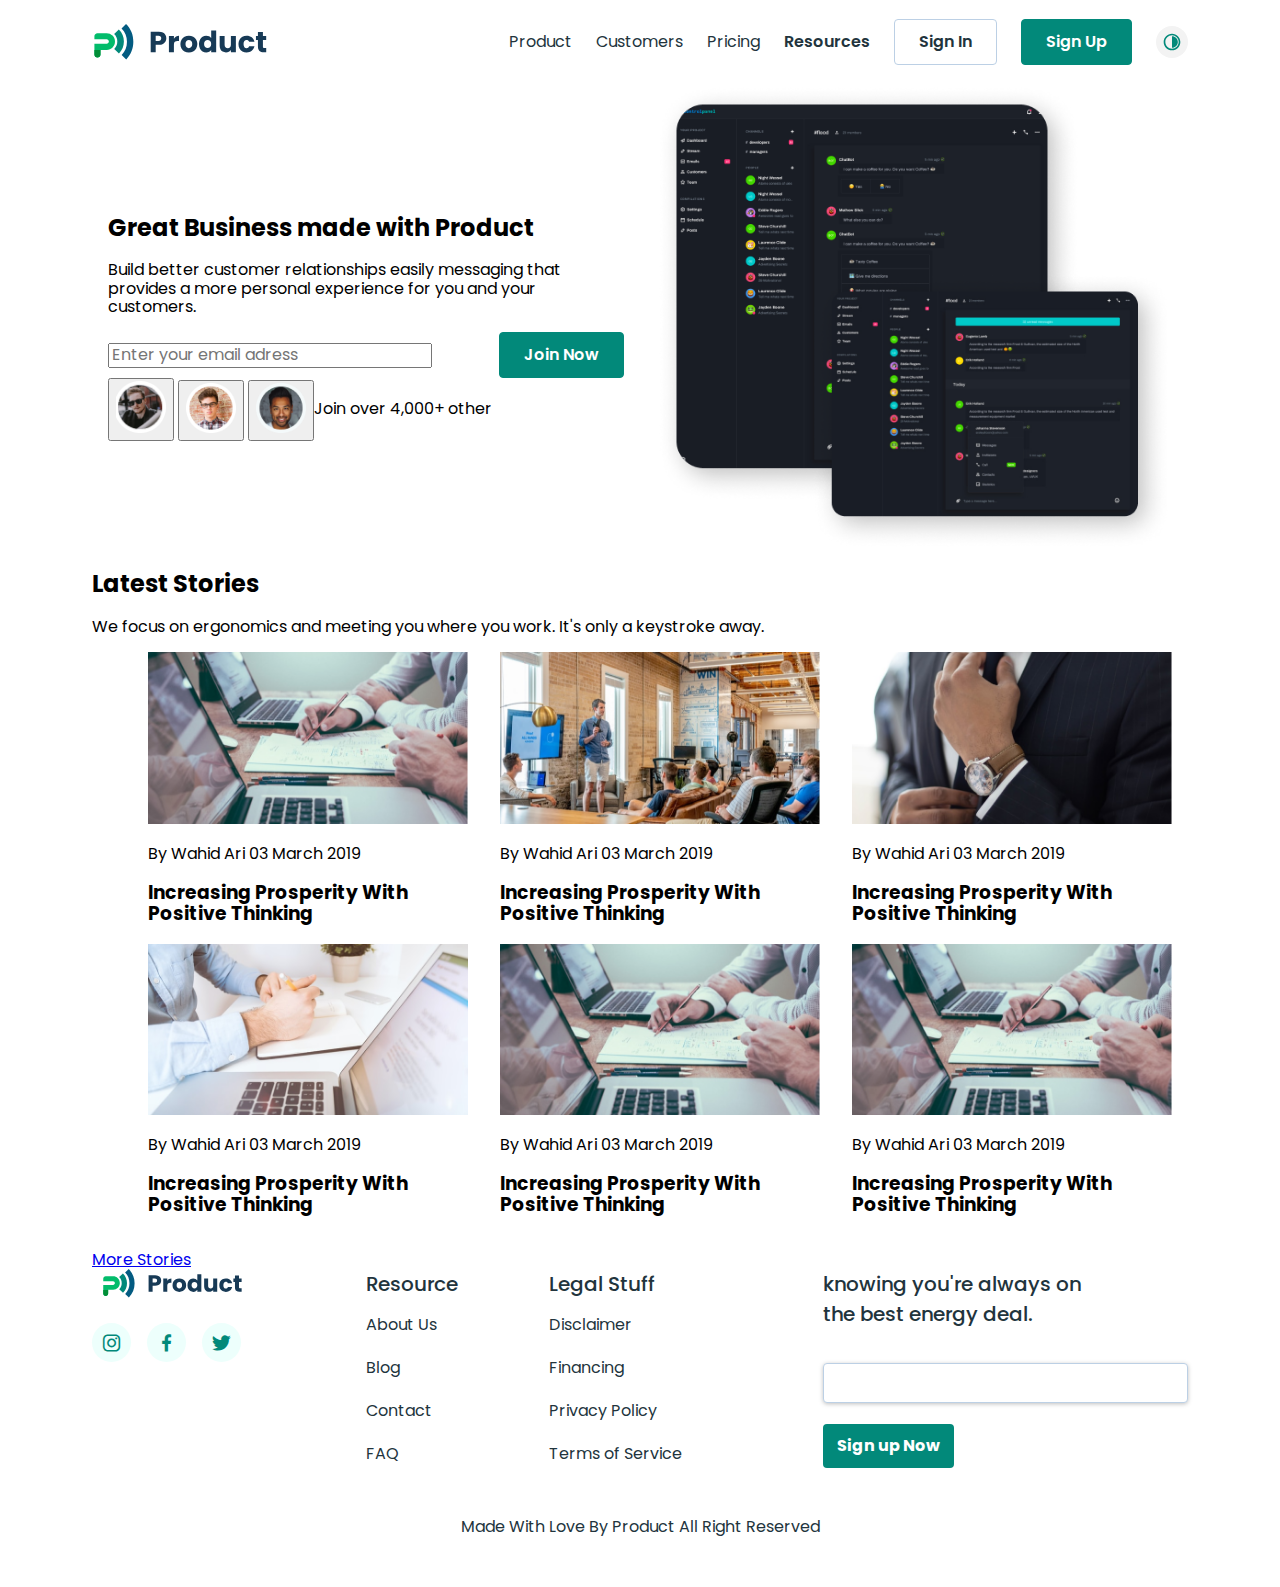
<file: resurces.html>
<!DOCTYPE html>
<html lang="en">
<head>
  <meta charset="UTF-8">
  <meta http-equiv="X-UA-Compatible" content="IE=edge">
  <meta name="viewport" content="width=device-width, initial-scale=1.0">
  <title>My product</title>
  <link rel="preconnect" href="https://fonts.googleapis.com">
  <link href='https://unpkg.com/boxicons@2.0.9/css/boxicons.min.css' rel='stylesheet'>
  <link rel="preconnect" href="https://fonts.gstatic.com" crossorigin>
  <link href="https://fonts.googleapis.com/css2?family=Poppins:wght@400;500;600;700&display=swap" rel="stylesheet">
  <link rel="stylesheet" href="css/normalize.css">
  <link rel="stylesheet" href="css/flexboxgrid.css">
  <link rel="stylesheet" href="css/style.css">
</head>

<body>
    <header class="product__hero-header product__header">
        <div class="container">
           <div class="middle-xs between-xs row">
               <a class="product__header-logo-link" href="index.html"></a>
               <nav class="product__header-nav nav-bar">
                 <ul class="nav-bar__list middle-xs between-xs row">
                   <li class="nav-bar__list-item"><a class="nav-bar__list-item-link hover" href="index.html">Product</a></li>
                   <li class="nav-bar__list-item"><a class="nav-bar__list-item-link" href="customers.html">Customers</a></li>
                   <li class="nav-bar__list-item"><a class="nav-bar__list-item-link hover" href="pricing.html">Pricing</a></li>
                   <li class="nav-bar__list-item"><a class="nav-bar__list-item-link hover active" href="resurces.html">Resources</a></li>
                   <li class="nav-bar__list-item"><a class="nav-bar__list-item-link sign-btn sign-in" href="#">Sign In</a></li>
                   <li class="nav-bar__list-item"><a class="nav-bar__list-item-link sign-btn sign-up" href="#">Sign Up</a></li>
                   <li class="nav-bar__list-item"><button type="button" class="nav-bar__list-item-btn"><img src="img/dark-mode-icon.svg" alt="moon-icon" width="24" height="24"></button></li>
                 </ul>
               </nav>
               <button class="burger-btn"><i class='bx bx-menu'></i></button>
           </div>
        </div>
    </header>
    <section class="resurces-hero resurces">
        <div class="container">
            <div class="resurces-hero__row row between-xs middle-xs">
                <div class="resurces__contents col-md-6 col-sm-12 col-xs-12">
                    <h2 class="resurces__contents-title">Great Business made with Product</h2>
                    <p class="resurces__contents-desc">Build better customer relationships easily messaging that provides a more personal experience for you and your customers.</p>
                    <form class="resurces__contents-form row between-xs middle-xs" action="https://echo.htmlacademy.ru/" method="POST">
                        <input class="resurces__contents-input" type="email" name="user-email-adrres" required placeholder="Enter your email adress">
                        <button class="resurces__contents-btn sign-btn sign-up" type="button">Join Now</button>
                    </form>
                    <div class="resurces__contents-accounts row middle-xs">
                        <div class="accounts">
                            <button class="accounts__btn" type="button"><img src="img/resurces-btn-img1.png" alt="account-img" width="50" height="50"></button>
                            <button class="accounts__btn" type="button"><img src="img/resurces-btn-img2.png" alt="account-img" width="50" height="50"></button>
                            <button class="accounts__btn" type="button"><img src="img/resurces-btn-img3.png" alt="account-img" width="50" height="50"></button>
                        </div>
                        <p class="accounts__desc">Join over <span>4,000</span>+ other</p>
                    </div>
                </div>
                <div class="resurces__contents-img col-md-6 col-xs-12 col-sm-12 row center-sm">
                    <img src="img/resurces-img.png" alt="resurces-img">
                </div>
            </div>
        </div>
    </section>
    <section class="stories">
        <div class="container">
            <h2 class="stories__title">Latest Stories</h2>
            <p class="stories__desc">We focus on ergonomics and meeting you where you work. It's only a keystroke away.</p>
            <ul class="stories__list row between-xs">
                <li class="stories__item about-stories col-md-4 col-xs-12 col-sm-6">
                    <div class="about-stories__block">
                        <img class="about-stories__img" src="img/stories-img1.png" alt="stories-img">
                        <div class="about-stories__texts">
                            <p class="about-stories__desc">By <span>Wahid Ari</span> <time datetime="03-10-2019">03 March 2019</time></p>
                            <h3 class="about-stories__title">Increasing Prosperity With Positive Thinking</h3>
                        </div>
                    </div>
                </li>
                <li class="stories__item about-stories col-md-4 col-xs-12 col-sm-6">
                    <div class="about-stories__block">
                        <img class="about-stories__img" src="img/stories-img2.png" alt="stories-img">
                        <div class="about-stories__texts">
                            <p class="about-stories__desc">By <span>Wahid Ari</span> <time datetime="03-10-2019">03 March 2019</time></p>
                            <h3 class="about-stories__title">Increasing Prosperity With Positive Thinking</h3>
                        </div>
                    </div>
                </li>
                <li class="stories__item about-stories col-md-4 col-xs-12 col-sm-6">
                    <div class="about-stories__block">
                        <img class="about-stories__img" src="img/stories-img3.png" alt="stories-img">
                        <div class="about-stories__texts">
                            <p class="about-stories__desc">By <span>Wahid Ari</span> <time datetime="03-10-2019">03 March 2019</time></p>
                            <h3 class="about-stories__title">Increasing Prosperity With Positive Thinking</h3>
                        </div>
                    </div>
                </li>
                <li class="stories__item about-stories col-md-4 col-xs-12 col-sm-6">
                    <div class="about-stories__block">
                        <img class="about-stories__img" src="img/stories-img4.png" alt="stories-img">
                        <div class="about-stories__texts">
                            <p class="about-stories__desc">By <span>Wahid Ari</span> <time datetime="03-10-2019">03 March 2019</time></p>
                            <h3 class="about-stories__title">Increasing Prosperity With Positive Thinking</h3>
                        </div>
                    </div>
                </li>
                <li class="stories__item about-stories col-md-4 col-xs-12 col-sm-6">
                    <div class="about-stories__block">
                        <img class="about-stories__img" src="img/stories-img1.png" alt="stories-img">
                        <div class="about-stories__texts">
                            <p class="about-stories__desc">By <span>Wahid Ari</span> <time datetime="03-10-2019">03 March 2019</time></p>
                            <h3 class="about-stories__title">Increasing Prosperity With Positive Thinking</h3>
                        </div>
                    </div>
                </li>
                <li class="stories__item about-stories col-md-4 col-xs-12 col-sm-6">
                    <div class="about-stories__block">
                        <img class="about-stories__img" src="img/stories-img1.png" alt="stories-img">
                        <div class="about-stories__texts">
                            <p class="about-stories__desc">By <span>Wahid Ari</span> <time datetime="03-10-2019">03 March 2019</time></p>
                            <h3 class="about-stories__title">Increasing Prosperity With Positive Thinking</h3>
                        </div>
                    </div>
                </li>
            </ul>
            <a class="stories__btn" href="#">More Stories</a>
        </div>
    </section>
    <footer class="site-footer">
        <div class="container">
          <div class="row between-xs center-sm">
            <div class="footer__contents col-xs-12 col-md-3 col-sm-4">
              <a class="footer__contents__logo-link" href="index.html"></a>
              <ul class="footer__contents-list row middle-xs">
                <li class="footer__contents-list-item"><a class="footer__contents-list-item-link" href="#" target="_blank"><i class='bx bxl-instagram'></i></a></li>
                <li class="footer__contents-list-item"><a class="footer__contents-list-item-link" href="#" target="_blank"><i class='bx bxl-facebook' ></i></a></li>
                <li class="footer__contents-list-item"><a class="footer__contents-list-item-link" href="#" target="_blank"><i class='bx bxl-twitter' ></i></a></li>
              </ul>
            </div>
            <ul class="footer__list col-xs-12 col-md-2 col-sm-4">
              <li class="footer__list-item"><h3 class="footer__list-item-title">Resource</h3></li>
              <li class="footer__list-item"><a  class="footer__list-item-link"href="#">About Us</a></li>
              <li class="footer__list-item"><a  class="footer__list-item-link"href="#">Blog</a></li>
              <li class="footer__list-item"><a  class="footer__list-item-link"href="#">Contact</a></li>
              <li class="footer__list-item"><a  class="footer__list-item-link"href="#">FAQ</a></li>
            </ul>
            <ul class="footer__list col-xs-12 col-md-3 col-sm-4">
              <li class="footer__list-item"><h3 class="footer__list-item-title">Legal Stuff</h3></li>
              <li class="footer__list-item"><a  class="footer__list-item-link"href="#">Disclaimer</a></li>
              <li class="footer__list-item"><a  class="footer__list-item-link"href="#">Financing</a></li>
              <li class="footer__list-item"><a  class="footer__list-item-link"href="#">Privacy Policy</a></li>
              <li class="footer__list-item"><a  class="footer__list-item-link"href="#">Terms of Service</a></li>
            </ul>
            <div class="footer__input-box col-xs-12 col-md-4 col-sm-4">
              <h4 class="footer__input-box-title">knowing you're always on the best energy deal.</h4>
              <form class="footer__input-box-form" action="https://echo.htmlacademy.ru/" method="POST">
                <input class="footer__input" type="email" required name="User-email">
                <button class="footer__input-btn" type="submit">Sign up Now</button>
              </form>
            </div>
          </div>
          <p class="reserved">Made With Love By Product All Right Reserved</p>
        </div>
    </footer>

    <script src="js/main.js"></script>
</body>
</file>
<file: css/flexboxgrid.css>
.container-fluid {
  margin-right: auto;
  margin-left: auto;
  padding-right: 2rem;
  padding-left: 2rem;
}

.row {
  box-sizing: border-box;
  display: -ms-flexbox;
  display: -webkit-box;
  display: flex;
  -ms-flex: 0 1 auto;
  -webkit-box-flex: 0;
  flex: 0 1 auto;
  -ms-flex-direction: row;
  -webkit-box-orient: horizontal;
  -webkit-box-direction: normal;
  flex-direction: row;
  -ms-flex-wrap: wrap;
  flex-wrap: wrap;
  margin-right: -1rem;
  margin-left: -1rem;
}

.row.reverse {
  -ms-flex-direction: row-reverse;
  -webkit-box-orient: horizontal;
  -webkit-box-direction: reverse;
  flex-direction: row-reverse;
}

.col.reverse {
  -ms-flex-direction: column-reverse;
  -webkit-box-orient: vertical;
  -webkit-box-direction: reverse;
  flex-direction: column-reverse;
}

.col-xs,
.col-xs-1,
.col-xs-2,
.col-xs-3,
.col-xs-4,
.col-xs-5,
.col-xs-6,
.col-xs-7,
.col-xs-8,
.col-xs-9,
.col-xs-10,
.col-xs-11,
.col-xs-12 {
  box-sizing: border-box;
  -ms-flex: 0 0 auto;
  -webkit-box-flex: 0;
  flex: 0 0 auto;
  padding-right: 1rem;
  padding-left: 1rem;
}

.col-xs {
  -webkit-flex-grow: 1;
  -ms-flex-positive: 1;
  -webkit-box-flex: 1;
  flex-grow: 1;
  -ms-flex-preferred-size: 0;
  flex-basis: 0;
  max-width: 100%;
}

.col-xs-1 {
  -ms-flex-preferred-size: 8.333%;
  flex-basis: 8.333%;
  max-width: 8.333%;
}

.col-xs-2 {
  -ms-flex-preferred-size: 16.667%;
  flex-basis: 16.667%;
  max-width: 16.667%;
}

.col-xs-3 {
  -ms-flex-preferred-size: 25%;
  flex-basis: 25%;
  max-width: 25%;
}

.col-xs-4 {
  -ms-flex-preferred-size: 33.333%;
  flex-basis: 33.333%;
  max-width: 33.333%;
}

.col-xs-5 {
  -ms-flex-preferred-size: 41.667%;
  flex-basis: 41.667%;
  max-width: 41.667%;
}

.col-xs-6 {
  -ms-flex-preferred-size: 50%;
  flex-basis: 50%;
  max-width: 50%;
}

.col-xs-7 {
  -ms-flex-preferred-size: 58.333%;
  flex-basis: 58.333%;
  max-width: 58.333%;
}

.col-xs-8 {
  -ms-flex-preferred-size: 66.667%;
  flex-basis: 66.667%;
  max-width: 66.667%;
}

.col-xs-9 {
  -ms-flex-preferred-size: 75%;
  flex-basis: 75%;
  max-width: 75%;
}

.col-xs-10 {
  -ms-flex-preferred-size: 83.333%;
  flex-basis: 83.333%;
  max-width: 83.333%;
}

.col-xs-11 {
  -ms-flex-preferred-size: 91.667%;
  flex-basis: 91.667%;
  max-width: 91.667%;
}

.col-xs-12 {
  -ms-flex-preferred-size: 100%;
  flex-basis: 100%;
  max-width: 100%;
}

.col-xs-offset-1 {
  margin-left: 8.333%;
}

.col-xs-offset-2 {
  margin-left: 16.667%;
}

.col-xs-offset-3 {
  margin-left: 25%;
}

.col-xs-offset-4 {
  margin-left: 33.333%;
}

.col-xs-offset-5 {
  margin-left: 41.667%;
}

.col-xs-offset-6 {
  margin-left: 50%;
}

.col-xs-offset-7 {
  margin-left: 58.333%;
}

.col-xs-offset-8 {
  margin-left: 66.667%;
}

.col-xs-offset-9 {
  margin-left: 75%;
}

.col-xs-offset-10 {
  margin-left: 83.333%;
}

.col-xs-offset-11 {
  margin-left: 91.667%;
}

.start-xs {
  -ms-flex-pack: start;
  -webkit-box-pack: start;
  justify-content: flex-start;
  text-align: start;
}

.center-xs {
  -ms-flex-pack: center;
  -webkit-box-pack: center;
  justify-content: center;
  text-align: center;
}

.end-xs {
  -ms-flex-pack: end;
  -webkit-box-pack: end;
  justify-content: flex-end;
  text-align: end;
}

.top-xs {
  -ms-flex-align: start;
  -webkit-box-align: start;
  align-items: flex-start;
}

.middle-xs {
  -ms-flex-align: center;
  -webkit-box-align: center;
  align-items: center;
}

.bottom-xs {
  -ms-flex-align: end;
  -webkit-box-align: end;
  align-items: flex-end;
}

.around-xs {
  -ms-flex-pack: distribute;
  justify-content: space-around;
}

.between-xs {
  -ms-flex-pack: justify;
  -webkit-box-pack: justify;
  justify-content: space-between;
}

.first-xs {
  -ms-flex-order: -1;
  -webkit-box-ordinal-group: 0;
  order: -1;
}

.last-xs {
  -ms-flex-order: 1;
  -webkit-box-ordinal-group: 2;
  order: 1;
}

@media only screen and (min-width: 48em) {
  .container {
    width: 46rem;
  }

  .col-sm,
  .col-sm-1,
  .col-sm-2,
  .col-sm-3,
  .col-sm-4,
  .col-sm-5,
  .col-sm-6,
  .col-sm-7,
  .col-sm-8,
  .col-sm-9,
  .col-sm-10,
  .col-sm-11,
  .col-sm-12 {
    box-sizing: border-box;
    -ms-flex: 0 0 auto;
    -webkit-box-flex: 0;
    flex: 0 0 auto;
    padding-right: 1rem;
    padding-left: 1rem;
  }

  .col-sm {
    -webkit-flex-grow: 1;
    -ms-flex-positive: 1;
    -webkit-box-flex: 1;
    flex-grow: 1;
    -ms-flex-preferred-size: 0;
    flex-basis: 0;
    max-width: 100%;
  }

  .col-sm-1 {
    -ms-flex-preferred-size: 8.333%;
    flex-basis: 8.333%;
    max-width: 8.333%;
  }

  .col-sm-2 {
    -ms-flex-preferred-size: 16.667%;
    flex-basis: 16.667%;
    max-width: 16.667%;
  }

  .col-sm-3 {
    -ms-flex-preferred-size: 25%;
    flex-basis: 25%;
    max-width: 25%;
  }

  .col-sm-4 {
    -ms-flex-preferred-size: 33.333%;
    flex-basis: 33.333%;
    max-width: 33.333%;
  }

  .col-sm-5 {
    -ms-flex-preferred-size: 41.667%;
    flex-basis: 41.667%;
    max-width: 41.667%;
  }

  .col-sm-6 {
    -ms-flex-preferred-size: 50%;
    flex-basis: 50%;
    max-width: 50%;
  }

  .col-sm-7 {
    -ms-flex-preferred-size: 58.333%;
    flex-basis: 58.333%;
    max-width: 58.333%;
  }

  .col-sm-8 {
    -ms-flex-preferred-size: 66.667%;
    flex-basis: 66.667%;
    max-width: 66.667%;
  }

  .col-sm-9 {
    -ms-flex-preferred-size: 75%;
    flex-basis: 75%;
    max-width: 75%;
  }

  .col-sm-10 {
    -ms-flex-preferred-size: 83.333%;
    flex-basis: 83.333%;
    max-width: 83.333%;
  }

  .col-sm-11 {
    -ms-flex-preferred-size: 91.667%;
    flex-basis: 91.667%;
    max-width: 91.667%;
  }

  .col-sm-12 {
    -ms-flex-preferred-size: 100%;
    flex-basis: 100%;
    max-width: 100%;
  }

  .col-sm-offset-1 {
    margin-left: 8.333%;
  }

  .col-sm-offset-2 {
    margin-left: 16.667%;
  }

  .col-sm-offset-3 {
    margin-left: 25%;
  }

  .col-sm-offset-4 {
    margin-left: 33.333%;
  }

  .col-sm-offset-5 {
    margin-left: 41.667%;
  }

  .col-sm-offset-6 {
    margin-left: 50%;
  }

  .col-sm-offset-7 {
    margin-left: 58.333%;
  }

  .col-sm-offset-8 {
    margin-left: 66.667%;
  }

  .col-sm-offset-9 {
    margin-left: 75%;
  }

  .col-sm-offset-10 {
    margin-left: 83.333%;
  }

  .col-sm-offset-11 {
    margin-left: 91.667%;
  }

  .start-sm {
    -ms-flex-pack: start;
    -webkit-box-pack: start;
    justify-content: flex-start;
    text-align: start;
  }

  .center-sm {
    -ms-flex-pack: center;
    -webkit-box-pack: center;
    justify-content: center;
    text-align: center;
  }

  .end-sm {
    -ms-flex-pack: end;
    -webkit-box-pack: end;
    justify-content: flex-end;
    text-align: end;
  }

  .top-sm {
    -ms-flex-align: start;
    -webkit-box-align: start;
    align-items: flex-start;
  }

  .middle-sm {
    -ms-flex-align: center;
    -webkit-box-align: center;
    align-items: center;
  }

  .bottom-sm {
    -ms-flex-align: end;
    -webkit-box-align: end;
    align-items: flex-end;
  }

  .around-sm {
    -ms-flex-pack: distribute;
    justify-content: space-around;
  }

  .between-sm {
    -ms-flex-pack: justify;
    -webkit-box-pack: justify;
    justify-content: space-between;
  }

  .first-sm {
    -ms-flex-order: -1;
    -webkit-box-ordinal-group: 0;
    order: -1;
  }

  .last-sm {
    -ms-flex-order: 1;
    -webkit-box-ordinal-group: 2;
    order: 1;
  }
}

@media only screen and (min-width: 62em) {
  .container {
    width: 61rem;
  }

  .col-md,
  .col-md-1,
  .col-md-2,
  .col-md-3,
  .col-md-4,
  .col-md-5,
  .col-md-6,
  .col-md-7,
  .col-md-8,
  .col-md-9,
  .col-md-10,
  .col-md-11,
  .col-md-12 {
    box-sizing: border-box;
    -ms-flex: 0 0 auto;
    -webkit-box-flex: 0;
    flex: 0 0 auto;
    padding-right: 1rem;
    padding-left: 1rem;
  }

  .col-md {
    -webkit-flex-grow: 1;
    -ms-flex-positive: 1;
    -webkit-box-flex: 1;
    flex-grow: 1;
    -ms-flex-preferred-size: 0;
    flex-basis: 0;
    max-width: 100%;
  }

  .col-md-1 {
    -ms-flex-preferred-size: 8.333%;
    flex-basis: 8.333%;
    max-width: 8.333%;
  }

  .col-md-2 {
    -ms-flex-preferred-size: 16.667%;
    flex-basis: 16.667%;
    max-width: 16.667%;
  }

  .col-md-3 {
    -ms-flex-preferred-size: 25%;
    flex-basis: 25%;
    max-width: 25%;
  }

  .col-md-4 {
    -ms-flex-preferred-size: 33.333%;
    flex-basis: 33.333%;
    max-width: 33.333%;
  }

  .col-md-5 {
    -ms-flex-preferred-size: 41.667%;
    flex-basis: 41.667%;
    max-width: 41.667%;
  }

  .col-md-6 {
    -ms-flex-preferred-size: 50%;
    flex-basis: 50%;
    max-width: 50%;
  }

  .col-md-7 {
    -ms-flex-preferred-size: 58.333%;
    flex-basis: 58.333%;
    max-width: 58.333%;
  }

  .col-md-8 {
    -ms-flex-preferred-size: 66.667%;
    flex-basis: 66.667%;
    max-width: 66.667%;
  }

  .col-md-9 {
    -ms-flex-preferred-size: 75%;
    flex-basis: 75%;
    max-width: 75%;
  }

  .col-md-10 {
    -ms-flex-preferred-size: 83.333%;
    flex-basis: 83.333%;
    max-width: 83.333%;
  }

  .col-md-11 {
    -ms-flex-preferred-size: 91.667%;
    flex-basis: 91.667%;
    max-width: 91.667%;
  }

  .col-md-12 {
    -ms-flex-preferred-size: 100%;
    flex-basis: 100%;
    max-width: 100%;
  }

  .col-md-offset-1 {
    margin-left: 8.333%;
  }

  .col-md-offset-2 {
    margin-left: 16.667%;
  }

  .col-md-offset-3 {
    margin-left: 25%;
  }

  .col-md-offset-4 {
    margin-left: 33.333%;
  }

  .col-md-offset-5 {
    margin-left: 41.667%;
  }

  .col-md-offset-6 {
    margin-left: 50%;
  }

  .col-md-offset-7 {
    margin-left: 58.333%;
  }

  .col-md-offset-8 {
    margin-left: 66.667%;
  }

  .col-md-offset-9 {
    margin-left: 75%;
  }

  .col-md-offset-10 {
    margin-left: 83.333%;
  }

  .col-md-offset-11 {
    margin-left: 91.667%;
  }

  .start-md {
    -ms-flex-pack: start;
    -webkit-box-pack: start;
    justify-content: flex-start;
    text-align: start;
  }

  .center-md {
    -ms-flex-pack: center;
    -webkit-box-pack: center;
    justify-content: center;
    text-align: center;
  }

  .end-md {
    -ms-flex-pack: end;
    -webkit-box-pack: end;
    justify-content: flex-end;
    text-align: end;
  }

  .top-md {
    -ms-flex-align: start;
    -webkit-box-align: start;
    align-items: flex-start;
  }

  .middle-md {
    -ms-flex-align: center;
    -webkit-box-align: center;
    align-items: center;
  }

  .bottom-md {
    -ms-flex-align: end;
    -webkit-box-align: end;
    align-items: flex-end;
  }

  .around-md {
    -ms-flex-pack: distribute;
    justify-content: space-around;
  }

  .between-md {
    -ms-flex-pack: justify;
    -webkit-box-pack: justify;
    justify-content: space-between;
  }

  .first-md {
    -ms-flex-order: -1;
    -webkit-box-ordinal-group: 0;
    order: -1;
  }

  .last-md {
    -ms-flex-order: 1;
    -webkit-box-ordinal-group: 2;
    order: 1;
  }
}

@media only screen and (min-width: 75em) {
  .container {
    width: 71rem;
  }

  .col-lg,
  .col-lg-1,
  .col-lg-2,
  .col-lg-3,
  .col-lg-4,
  .col-lg-5,
  .col-lg-6,
  .col-lg-7,
  .col-lg-8,
  .col-lg-9,
  .col-lg-10,
  .col-lg-11,
  .col-lg-12 {
    box-sizing: border-box;
    -ms-flex: 0 0 auto;
    -webkit-box-flex: 0;
    flex: 0 0 auto;
    padding-right: 1rem;
    padding-left: 1rem;
  }

  .col-lg {
    -webkit-flex-grow: 1;
    -ms-flex-positive: 1;
    -webkit-box-flex: 1;
    flex-grow: 1;
    -ms-flex-preferred-size: 0;
    flex-basis: 0;
    max-width: 100%;
  }

  .col-lg-1 {
    -ms-flex-preferred-size: 8.333%;
    flex-basis: 8.333%;
    max-width: 8.333%;
  }

  .col-lg-2 {
    -ms-flex-preferred-size: 16.667%;
    flex-basis: 16.667%;
    max-width: 16.667%;
  }

  .col-lg-3 {
    -ms-flex-preferred-size: 25%;
    flex-basis: 25%;
    max-width: 25%;
  }

  .col-lg-4 {
    -ms-flex-preferred-size: 33.333%;
    flex-basis: 33.333%;
    max-width: 33.333%;
  }

  .col-lg-5 {
    -ms-flex-preferred-size: 41.667%;
    flex-basis: 41.667%;
    max-width: 41.667%;
  }

  .col-lg-6 {
    -ms-flex-preferred-size: 50%;
    flex-basis: 50%;
    max-width: 50%;
  }

  .col-lg-7 {
    -ms-flex-preferred-size: 58.333%;
    flex-basis: 58.333%;
    max-width: 58.333%;
  }

  .col-lg-8 {
    -ms-flex-preferred-size: 66.667%;
    flex-basis: 66.667%;
    max-width: 66.667%;
  }

  .col-lg-9 {
    -ms-flex-preferred-size: 75%;
    flex-basis: 75%;
    max-width: 75%;
  }

  .col-lg-10 {
    -ms-flex-preferred-size: 83.333%;
    flex-basis: 83.333%;
    max-width: 83.333%;
  }

  .col-lg-11 {
    -ms-flex-preferred-size: 91.667%;
    flex-basis: 91.667%;
    max-width: 91.667%;
  }

  .col-lg-12 {
    -ms-flex-preferred-size: 100%;
    flex-basis: 100%;
    max-width: 100%;
  }

  .col-lg-offset-1 {
    margin-left: 8.333%;
  }

  .col-lg-offset-2 {
    margin-left: 16.667%;
  }

  .col-lg-offset-3 {
    margin-left: 25%;
  }

  .col-lg-offset-4 {
    margin-left: 33.333%;
  }

  .col-lg-offset-5 {
    margin-left: 41.667%;
  }

  .col-lg-offset-6 {
    margin-left: 50%;
  }

  .col-lg-offset-7 {
    margin-left: 58.333%;
  }

  .col-lg-offset-8 {
    margin-left: 66.667%;
  }

  .col-lg-offset-9 {
    margin-left: 75%;
  }

  .col-lg-offset-10 {
    margin-left: 83.333%;
  }

  .col-lg-offset-11 {
    margin-left: 91.667%;
  }

  .start-lg {
    -ms-flex-pack: start;
    -webkit-box-pack: start;
    justify-content: flex-start;
    text-align: start;
  }

  .center-lg {
    -ms-flex-pack: center;
    -webkit-box-pack: center;
    justify-content: center;
    text-align: center;
  }

  .end-lg {
    -ms-flex-pack: end;
    -webkit-box-pack: end;
    justify-content: flex-end;
    text-align: end;
  }

  .top-lg {
    -ms-flex-align: start;
    -webkit-box-align: start;
    align-items: flex-start;
  }

  .middle-lg {
    -ms-flex-align: center;
    -webkit-box-align: center;
    align-items: center;
  }

  .bottom-lg {
    -ms-flex-align: end;
    -webkit-box-align: end;
    align-items: flex-end;
  }

  .around-lg {
    -ms-flex-pack: distribute;
    justify-content: space-around;
  }

  .between-lg {
    -ms-flex-pack: justify;
    -webkit-box-pack: justify;
    justify-content: space-between;
  }

  .first-lg {
    -ms-flex-order: -1;
    -webkit-box-ordinal-group: 0;
    order: -1;
  }

  .last-lg {
    -ms-flex-order: 1;
    -webkit-box-ordinal-group: 2;
    order: 1;
  }
}
</file>
<file: css/style.css>
html {
  box-sizing: border-box;
}

*,
*::before,
*::after {
  box-sizing: inherit;
}

body {
  margin: 0;
  padding: 0;
  display: flex;
  flex-direction: column;
  min-height: 100vh;
  background-color: var(--body-bg);
  font-family: 'Poppins', sans-serif;
}
:root{
  --body-bg:#fff;
  --logo-bg:url("../img/logo.svg");
  --text-color:#22343d;
  --btn-color:#173A56;
}
.dark-mode{
  --body-bg:#1f2E35;
  --logo-bg:url("../img/dark-logo.svg");
  --text-color:#fff;
  --btn-color:#fff;
}
img {
  max-width: 100%;
  height: auto;
}

.container {
  padding-left: 20px;
  padding-right: 20px;
  margin-left: auto;
  margin-right: auto;
}

ul li{
  list-style:none;
}
a{
  text-transform: none;
}
.product__header-logo-link{
  width: 178px;
  height: 36px;
  background-image: var(--logo-bg);
  background-repeat: no-repeat;
  background-size: 178px 36px;
}
.hero{
  padding-bottom: 110px;
} 
.hero__contents{
  padding-top: 18px;
}


.hero__contents-title {
  margin: 0;
  font-style: normal;
  font-weight: bold;
  font-size: 36px;
  line-height: 60px;
  text-align: center;
  color: var(--text-color);
  margin-bottom: 10px;
}
.hero__contents-desc {
  margin: 0;
  width: 458;
  font-style: normal;
  font-weight: normal;
  font-size: 18px;
  line-height: 28px;
  color: var(--text-color);
}
.hero__contents-list {
  width: 335px;
  margin: 0 auto;
  padding: 0;
  margin-top: 45px;
}
.hero__contents-watch-video {
  font-style: normal;
  font-weight: 600;
  font-size: 16px;
  line-height: 24px;
  text-decoration-line: underline;
  color: #02897a;
}
.bx-play {
  font-size: 40px
}
.icon-span{
  text-decoration: none;
}




@media only screen and (min-width: 1200px) {
  .container {
    max-width: 1150px;
  }
  
}


.services {
  padding-bottom: 42px;
  position: relative;
  overflow: hidden;
}

.services::after{
  content: "";
  bottom: 0;
  left: -105%;
  width: 1208px;
  height: 201px;
  position:absolute;
  background-image: url("../img/services-bg.svg");
  background-repeat: no-repeat;
  background-size: 1208px 201px;
  z-index: -1;
}
.services__title {
  margin: 0 auto;
  text-align: center;
  font-style: normal;
  font-weight: bold;
  font-size: 32px;
  line-height: 48px;
  text-align: center;
  color: var(--text-color);
  margin-bottom: 50px;
}
.services__list {
  padding: 0;
  margin: 0;
}
.built__item{
  padding-top: 74px;
  margin-bottom: 32px;
  position: relative;
}
.built__item::before{
  content: "";
  position:absolute;
  top: 0;
  left: 50%;
  transform: translate(-50%,0);
  display: block;
  width: 50px;
  height: 50px;
  background-repeat: no-repeat;
  background-size: 50px 50px;
}


.built__item:nth-child(1)::before{
  background-image: url("../img/services-img1.svg");
}
.built__item:nth-child(2)::before{
  background-image: url("../img/services-img2.svg");
}
.built__item:nth-child(3)::before{
  background-image: url("../img/services-img3.svg");
}
.built__item:nth-child(4)::before{
  background-image: url("../img/services-img4.svg");
}


.built__item-title {
  margin: 0;
  margin-bottom: 8px;
  text-align: center;
  font-style: normal;
  font-weight: 600;
  font-size: 22px;
  line-height: 33px;
  color: var(--text-color);
}
.built__item-desc {
  margin: 0 auto;
  width: 60%;
  font-style: normal;
  font-weight: normal;
  font-size: 16px;
  line-height: 26px;
  text-align: center;
  color: var(--text-color);
}
.services__btn{
  display: block !important;
  text-align: center;
  width: 175px;
  margin:0 auto;
}


@media screen and (min-width:412px){
  .services::after{
    display: none;
  }  
}

@media only screen and (min-width:992px){
  .services__title{
    width: 520px;
    margin-bottom: 57px;
  }
  .built__item-desc{
    width: 240px;
    text-align: left;
  } 
  .built__item-title{
    text-align: left;
    margin-bottom: 13px;
  }
  .built__item::before{
    transform: translate(0,0);
    left: 16px;
  }
  .services{
    padding-bottom: 90px;
  }
  .services::after{
    width: 2323px;
    height: 309px;
    display: block;
    left: -70%;
    background-size: 2323px 309px;
  }
}
@media only screen and (min-width:1400px){
  .services::after{
    left: -32%;
  }
}

.management {
  padding-top: 100px;
  padding-bottom: 67px;
}
.management__content-img-box {
  margin-bottom: 50px;
}
.management__content:not(:last-child){
  margin-bottom: 100px;
}
.texts-box {
  padding-left: 10px;
  padding-right: 5px;
}
.texts-box__span {
  font-style: normal;
  font-weight: 600;
  font-size: 16px;
  line-height: 24px;
  color: var(--text-color);
}
.texts-box__title {
  margin: 0;
  font-style: normal;
  font-weight: bold;
  font-size: 32px;
  line-height: 48px;
  color: var(--text-color);
  margin-top: 8px;
  margin-bottom: 16px;
}
.texts-box__desc {
  margin: 0;
  width: 334px;
  font-style: normal;
  font-weight: normal;
  font-size: 16px;
  line-height: 26px;
  color: var(--text-color);
  margin-bottom: 16px;
}
.texts-box__title-small {
  margin: 0;
  font-style: normal;
  font-weight: 600;
  font-size: 16px;
  line-height: 26px;
  color: var(--text-color);
  margin-bottom: 12px;
}



.customer__content-list {
  padding: 0;
  margin: 0;
}
.customer__content-list-item:not(:last-child){
  margin-bottom: 16px;
}
.customer__content-list-item{
  position: relative;
  padding-left: 65px;
}
.customer__content-list-item::before{
  content: "";
  width: 36px;
  height: 36px;
  left: 0;
  top: 50%;
  transform: translate(0,-50%);
  position:absolute;
  background-repeat: no-repeat;
}
.customer__content-list-item:nth-child(1)::before{
  background-image: url("../img/customers-im1.svg");
}
.customer__content-list-item:nth-child(2)::before{
  background-image: url("../img/customers-im2.svg");
}
.customer__content-list-item:nth-child(3)::before{
  background-image: url("../img/customers-im3.svg");
}
.customer__content-list-item p{
  width: 287px;
  font-style: normal;
  font-weight: normal;
  font-size: 16px;
  line-height: 26px;
  color: var(--text-color);
}


@media only screen and (min-width:992px){
  .management__content{
    display: flex;
    flex-direction: row-reverse;
    justify-content: space-between;
  }
  .texts-box__title{
    margin-bottom: 23px;
  }
  .texts-box__desc{
    margin-bottom: 30px;
  }
  .customer__content-list-item-desc{
    width: 100% !important;
  }
  .customer__content-desc{
    width: 105% !important;
  }
  .management__content-img-box img{
    width: 540px;
    height: 473px;
  }
  .texts-box__desc{
    width: 486px;
  }
  .customer__content{
    flex-direction: row;
  }
  .customer__content-list-item p{
    width: 385px;
  }
  .management {
    padding-top: 149px;
    padding-bottom: 150px;
  }
}

.process {
  padding: 73px 0;
}
.process__title {
  margin: 0;
  font-style: normal;
  font-weight: bold;
  font-size: 32px;
  line-height: 48px;
  text-align: center;
  color:var(--text-color);
  margin-bottom: 8px;
}
.process__desc {
  width: 338px;
  font-style: normal;
  font-weight: 500;
  font-size: 16px;
  line-height: 26px;
  text-align: center;
  color: var(--text-color);
  margin: 0 auto;
}
.process__content {
  margin-bottom: 32px;
  margin-top: 40px;
}
.process__content-desc {
  margin: 0;
  position: relative;
  width: 230px;
  background: #fff;
  border-radius: 27px;
  padding: 12px 20px 5px 20px;
  box-shadow: 0px 2px 8px rgba(86, 117, 146, 0.1);
  z-index: 2;
  transition: box-shadow 0.4s ease;
}
.process__content-desc:hover{
  cursor: pointer;
  box-shadow: 9px 8px 9px rgba(2, 20, 37, 0.1);
}
.process__content-desc::before{
  content: "";
  position:absolute;
  width: 17px;
  height: 17px;
  background:#fff;
  border-radius: 50%;
  display: block;
  bottom: -10px;
  left: 30px;
  z-index: -1;
}
.desc-center{
  text-align: center;
}
.process__btn{
  display: block !important;
  width: 216px;
  text-align: center;
  margin: 0 auto;
}

@media screen and (min-width:992px){
  .process__content {
    justify-content: space-evenly;
  }
  .process__content-desc{
    width: 288px;
    padding: 18px 20px;
  }
  .add-reverse{
    flex-direction:row-reverse;
  }
  .remove-reverse{
    flex-direction: row !important;
  }
  .process__content {
    margin-top: 32px;
  }
  .process__desc{
    width: 542px;
  }
}


.strategies {
  padding-top: 70px;
  padding-bottom: 61px;
}
.strategies__title {
  margin: 0;
  font-style: normal;
  font-weight: bold;
  font-size: 34px;
  line-height: 51px;
  color:var(--text-color);
  text-align: center;
}
.strategies__desc {
  width: 349px;
  margin: 0 auto;
  font-style: normal;
  font-weight: 500;
  font-size: 16px;
  line-height: 26px;
  text-align: center;
  color: var(--text-color);
  margin-top: 8px;
  margin-bottom: 40px;
}
.strategies__list {
  margin: 0;
  padding: 0;
}
.strategies__list-item {
  width: 348px;
  height: 359px;
  margin: 0 auto;
  padding: 0 !important;
  border: 1px solid transparent;
  border-radius: 8px;
  background: #fff;
}

.strategies__list-item img{
  width: 370px;
  border-radius: 8px 8px 0 0;
}
.strategies__list-item:not(:last-child){
  margin-bottom: 16px;
}
.strategies__list-item-desc {
  margin: 0;
  font-style: normal;
  font-weight: normal;
  font-size: 16px;
  line-height: 28px;
  color: #22343d;
  margin-top:24px;
}

.strategies__list-item-desc span{
  font-style: normal;
  font-weight: bold;
  font-size: 16px;
  line-height: 28px;
  color: #22343D;
  padding-right: 5px;
  border-right: 2px solid #22343d;
}
.title--active{
  color: #02897a !important;
}
.strategies__list-item-title {
  margin: 0;
  width: 294px;
  font-style: normal;
  font-weight: bold;
  font-size: 24px;
  line-height: 40px;
  color: #22343d;
  margin-top: 12px;
}

.round-btn-box{
  margin-top: 64px;
  display: none;
  justify-content: center;
}
.round-btn{
  cursor: pointer;
  display: inline-block;
  width: 16px;
  height: 16px;
  border-radius: 50%;
  background: #efefef;
}
.round-btn:not(:last-child){
  margin-right: 10px;
}
.round-btn:nth-child(2){
  background: #02897a;
}
@media screen and (min-width:992px){
  .strategies__list-item{
    border-color: #dedede;
  }
  .strategies__list-item-contents{
    padding-left: 24px;
  }
  .strategies__list-item {
    margin-bottom: 0 !important;
  }
  .round-btn-box{
    display: flex;
  }
  .strategies {
    padding-bottom: 150px;
  }
}

.price {
  padding-bottom: 99px;
}
.price__title {
  margin: 0;
  text-align: center;
  font-style: normal;
  font-weight: bold;
  font-size: 34px;
  line-height: 51px;
  color: var(--text-color);
  margin-bottom: 8px;
}
.price__desc {
  margin: 0;
  font-style: normal;
  font-weight: 500;
  font-size: 16px;
  line-height: 24px;
  color: var(--text-color);
  text-align: center;
}
.price__list {
  margin: 0;
  margin-top: 74px;
  padding: 0;
}
.price__list-item-block{
  border-radius: 8px;
  padding-top: 24px;
  padding-bottom: 32px;
  background: #fff;
  box-shadow: 0px 2px 8px rgba(0, 0, 0, 0.25);
}
.price__list-item-block:hover{
  cursor: pointer;
  background: #02897a;
}
.price__list-item-block:hover .table__title{
  color: #fff;
}
.price__list-item-block:hover .table__desc{
  color: #fff;
}
.price__list-item-block:hover .table__count{
  color: #fff;
}
.price__list-item-block:hover .table__list-item{
  color: #fff;
}
.price__list-item-block:hover .price__list-btn{
  background: #fff;
  color:#02897a;
}
.price__list-item-block:hover sub{
  color: #e0e0e0;
}
.price__list-item:not(:last-child){
  margin-bottom: 32px;
}
.table__title {
  margin: 0;
  font-style: normal;
  font-weight: bold;
  font-size: 24px;
  line-height: 40px;
  color: #22343d;
  text-align: center;
  margin-bottom: 8px;
  transition: color 0.4s ease;
}
.table__desc {
  margin: 0;
  font-style: normal;
  font-weight: normal;
  font-size: 16px;
  line-height: 40px;
  color: #22343d;
  text-align: center;
  margin-bottom: 16px;
  transition: color 0.4s ease;
}
.table__count {
  width: 175px;
  font-style: normal;
  font-weight: bold;
  font-size: 76px;
  line-height: 100px;
  letter-spacing: 0.2px;
  color: #02897a;
  display: flex;
  margin: 0 auto;
  margin-bottom: 16px;
  transition: color 0.4s ease;
}
.table__count  span{
  height: 100%;
  display: flex;
  flex-direction: column;
  justify-content: start;
  margin:auto 0;
}
.table__count span sup{
  font-size: 24px;
  line-height: 30px; 
  letter-spacing: 0.1px;
  text-align: left;
}
.table__count span sub{
  font-weight: normal;
  font-size: 16px;
  line-height: 19px;
  letter-spacing: 0.1px;
  color: #afafaf;
  text-align: left;
  transition: color 0.4s ease;
}
.table__list {
  margin: 0;
  padding: 0;
  display: flex;
  flex-direction: column;
  align-items: center;
}
.table__list-item {
  font-style: normal;
  font-weight: 500;
  font-size: 16px;
  line-height: 22px;
  letter-spacing: 0.2px;
  color:#22343d;
  margin-bottom: 16px;
  transition: color 0.4s ease;
}
.price__list-btn {
  font-style: normal;
  font-weight: 600;
  font-size: 18px;
  line-height: 22px;
  color: #fff;
  display: block;
  text-align: center;
  text-decoration: none;
  background: #02897a;
  border-radius: 8px;
  padding: 11px 0;
  margin: 0 auto;
  width: 139px;
  margin-top: 22px;
  transition: color 0.4s ease, background 0.4s ease;
}
@media screen and (min-width:992px){
  .price__list-item{
    margin-bottom: 0 !important;
  }
}

.clients {
  padding-bottom: 100px;
}
.clients__title {
  margin: 0;
  font-style: normal;
  font-weight: bold;
  font-size: 34px;
  line-height: 57px;
  letter-spacing: 0.2px;
  color:var(--text-color);
  text-align: center;
  margin-bottom: 8px;
}
.clients__desc {
  width: 323px;
  margin: 0 auto;
  font-style: normal;
  font-weight: 500;
  font-size: 16px;
  line-height: 28px;
  text-align: center;
  letter-spacing: 0.2px;
  color: var(--text-color);
  margin-bottom: 32px;
}
.clients__list {
  margin: 0;
  padding: 0;
  justify-content: center;
}
.about:not(:last-child){
  margin-bottom: 32px;
}
.about__block {
  padding: 26px;
  background: #fff;
  border: 1px solid #dedede;
  border-radius: 5px
}
.about__block-icon-box {
  margin-bottom: 16px;
}
.about__block-icon {
  color:  #f3cd03;
  font-size: 20px;
}
.about__block-icon:not(:last-child){
  margin-right: 3.5px;
}
.about__block-desc {
  width: 275px;
  margin: 0;
  font-style: normal;
  font-weight: normal;
  font-size: 16px;
  line-height: 28px;
  letter-spacing: 0.2px;
  color: #32454f;
  margin-bottom: 16px;
}
.about__block-person {
  padding-left: 64px;
  position: relative;
}
.about__block-person::before{
  content: "";
  position:absolute;
  width: 50px;
  height: 50px;
  background-repeat: no-repeat;
  left: 0;
  background-image: url("../img/clients-img1.png");
}
.about__block-person-name {
  margin: 0;
  font-style: normal;
  font-weight: 600;
  font-size: 16px;
  line-height: 24px;
  letter-spacing: 0.2px;
  color: #02897a;
}
.about__block-person-span {
  font-style: normal;
  font-weight: 500;
  font-size: 14px;
  line-height: 24px;
  letter-spacing: 0.2px;
  color: #252b42;
}

.companies__contents-content img{
  object-fit: cover;
}

@media screen and (min-width:992px){
  .about__block-desc{
    text-align: left;
  }
  .about__block-desc{
    width: 260px;
  }
  .about__block-person-name{
    text-align: left;
  }
  .about__block-person-span{
    display: inline-block;
    width: 100%;
    text-align: left;
  }
}
@media screen and (min-width:1200px){
  .about__block-desc{
    width: 275px;
  }
  .clients{
    padding-bottom: 150px;
  }
}

.companies {
  padding-bottom: 100px;
}
.companies__contents {
  background: #02897a;
  border-radius: 32px;
  padding-top: 17px;
}
.companies__content-title {
  margin: 0 auto;
  width: 328px;
  font-style: normal;
  font-weight: 600;
  font-size: 32px;
  line-height: 151.4%;
  text-align: center;
  color: #fff;
  margin-bottom: 69px;
}
.companies__content-btn {
  width: 150px;
  display: block;
  font-style: normal;
  font-weight: 600;
  font-size: 20px;
  line-height: 30px;
  color: #02897a;
  background:#fff;
  text-decoration: none;
  border-radius: 8px;
  text-align: center;
  padding: 10px 0;
  margin: 0 auto;
  margin-bottom: 32px;
  border: 2px solid transparent;
  transition: color 0.4s ease, border 0.4s ease, background 0.4s ease;
}
.companies__content-btn:hover{
  background: transparent;
  border-color: #fff;
  color: #fff;
}

@media screen and (min-width:992px){
  .companies__content-title{
    width: 510px;
    text-align: left;
    margin-bottom: 55px;
    margin-left: 0;
  }
  .companies__content-btn{
    margin:0
  }
  .companies__contents-texts {
    padding-top: 33px !important;
    padding-left: 40px !important;
    padding-bottom: 50px !important ;
  }
  .companies__contents{
    margin: 0 auto;
  }
  
}















:root{
  --body-bg:#fff;
  --logo-bg:url("../img/logo.svg");
  --text-color:#22343d;
  --busines-title-color:#000;
  --product-section-bg:#f5f5f5;
  --box-shadow:#dedede;
  --btn-color:#22343d;
  --busines:linear-gradient(180deg, #F5F5F5 0%, rgba(245, 245, 245, 0) 100%);
  --busines-item-color:#22343d;
  --burger-color:#173a56;
}
.dark-mode{
  --body-bg:#1f2E35;
  --logo-bg:url("../img/dark-mode-logo.svg");
  --text-color:#fff;
  --btn-color:#fff;
  --product-section-bg:#22343d;
  --box-shadow:#18252c;
  --busines:#22343d;
  --busines-title-color:#fff;
  --busines-item-color:#fff; 
  --burger-color:#fff;
}

.row{
  margin-right: 0;
  margin-left: 0;
}
.hero{
  padding-bottom: 110px;
}
.product__header-logo-link{
  width: 178px;
  height: 36px;
  background-image: var(--logo-bg);
  background-repeat: no-repeat;
  background-size: 178px 36px;
}

.product__hero-header{
  padding: 19px 0;
  box-shadow: 0px -2px 8px rgba(0, 0, 0, 0.25)
}
.nav-bar__list {
  margin: 0;
  padding: 0;
}
.hover{
  transition: color 0.4s ease;
}
.nav-bar__list-item:hover .hover{
  color: rgb(255, 94, 0);
}
.nav-bar__list-item:not(:last-child){
  margin-right: 24px;
}
.nav-bar__list-item-link {
  font-style: normal;
  font-weight: normal;
  font-size: 16px;
  line-height: 28px;
  color:var(--text-color);
  text-decoration: none;
}
.active{
  font-weight: 600;
}
.sign-btn{
  display: inline-block;
  border: 1px solid transparent;
  border-radius: 4px;
  padding: 10px 24px;
  font-style: normal;
  font-weight: 600;
  font-size: 16px;
  line-height: 24px;
  
}
.sign-in{
  border-color: #bcd0e5;
  transition: color 0.4s ease, border-color 0.4s ease, background 0.4s ease;
}
.sign-up,
.sign-in:hover{
  text-decoration: none;
  border-color:#02897a;
  background: #02897a;
  color: #fff;
  transition: color 0.4s ease, border-color 0.4s ease, background 0.4s ease;
}
.sign-up:hover{
  border-color: #bcd0e5;
  background:transparent;
  color: var(--btn-color);
}
.nav-bar__list-item-btn {
  width: 32px;
  height: 32px;
  display: flex;
  align-items: center;
  justify-content: center;
  border: none;
  background: #f3f3f3;
  border-radius: 50%;
  cursor: pointer;
}
.nav-bar{
  display: none;
}
.burger-btn{
  border: none;
  background: none;
  cursor: pointer;
}
.bx-menu{
  font-size: 30px;
  color: var(--burger-color);
}


@media only screen and (min-width:992px){
  .nav-bar{
    display: block;
  }
  .burger-btn{
    display: none;
  }
  .product__hero-contents-box{
    flex-direction: row-reverse;
    flex-wrap: nowrap;
  }
  .hero__contents-title{
    width:410px;
    text-align: left;
    font-size: 40px;
    margin-bottom: 18px;
  }
  .product__header{
    box-shadow: 0 0 0 0;
  }
  
}
@media only screen and (min-width:300px){
  .product__header-logo{
    width: 130px;
  }
}


@media only screen and (min-width: 1200px) {
  .container {
    max-width: 1150px;
  }
  
}

.our-clients {
  padding-top: 100px;
  padding-bottom: 117px;
}
.our-clients__title {
  margin: 0 ;
  text-align: center; 
  font-style: normal;
  font-weight: bold;
  font-size: 40px;
  line-height: 60px;
  color: var(--text-color);
}
.our-clients__col {
  margin: 0 auto;
  margin-top: 50px;
}

@media screen and (max-width:992px) {
  .our-clients__col div{
    margin-bottom: 40px;
  }
}

@media screen and (max-width:768px) {
  .microsoft{
    width: 164px;
  }
}


@media screen and (max-width:576px) {
  .our-clients__title{
    font-size: 36px;
    line-height: 54px;
  }
  .our-clients__col{
    margin-top: 38px;
  }
  .our-clients__col div{
    margin-bottom: 60px;
  }
}





.product {
  background: var(--product-section-bg);
  padding-top: 24px;
  padding-bottom: 68px;
}
.product__title {
  margin: 0;
  font-style: normal;
  font-weight: bold;
  font-size: 34px;
  line-height: 51px;
  text-align: center;
  color: var(--text-color);
}
.product__list {
  padding: 0;
  margin: 0;
  margin-top: 50px;
}
.about-product__texts{
  border: 1px solid #dedede;
  border-radius: 10px;
  padding: 33px 0;
  cursor: pointer;
  transition: box-shadow 0.4s ease;
}
.about-product__texts:hover{
  box-shadow: 1px 1px 15px 5px var(--box-shadow);
}
.about-product__texts:active{
  box-shadow: 1px 1px 2px 1px var(--box-shadow);
}
.about-product__texts::before{
  content: "";
  width: 51px;
  height: 51px;
  display: block;
  margin: 0 auto;
  margin-bottom: 30px;
  background-size: 51px 51px;
  background-repeat: no-repeat;
}
.cursor::before{
  background-image: url("../img/cursor.svg");
}
.instant-result::before{
  background-image: url("../img/instant-result.svg");
}
.fastest-organize::before{
  background-image: url("../img/fastest-organize.svg");
}
.about-product__title {
  margin: 0;
  font-style: normal;
  font-weight: bold;
  font-size: 24px;
  line-height: 33px;
  text-align: center;
  letter-spacing: 0.1px;
  color: var(--text-color);
  margin-bottom: 16px;
}
.about-product__desc {
  width: 275px;
  margin: 0 auto;
  font-style: normal;
  font-weight: normal;
  font-size: 16px;
  line-height: 27px;
  text-align: center;
  letter-spacing: 0.2px;
  color: var(--text-color);
}
.product-work__btn{
  text-decoration: none;
  width: 224px;
  padding: 11px 0;
  margin: 0 auto;
  font-style: normal;
  font-weight: 600;
  font-size: 18px;
  line-height: 22px;
  color: #ffff;
  border: 2px solid transparent;
  background: #02897a;
  display: block;
  text-align: center;
  border-radius: 8px;
  transition: color 0.4s ease, border 0.4s ease, background 0.4s ease;
}
.product-work__btn:hover{
  color: #02897a;
  background: transparent;
  border-color: #02897a;
}
@media screen and (max-width:576px){
  .product__list-itme:not(:last-child){
    margin-bottom: 32px;
  }
  .product-work__btn{
    display:none;
  }
  
}
@media screen and (max-width:992px){
  .product__list-itme:not(:last-child){
    margin-bottom: 32px;
  }
}





.product-work {
  padding: 105px 0;
}
.product-work__title {
  margin: 0;
  text-align: center;
  font-style: normal;
  font-weight: bold;
  font-size: 34px;
  line-height: 51px;
  color: var(--text-color);
  margin-bottom: 73px;
}
.product-work__contents:not(:last-child){
  margin-bottom: 100px;
}
.step2{
  width: 390px !important;
}
.step3{
  width: 370px !important;
}
.work-texts__span {
  display: inline-block;
  font-style: normal;
  font-weight: 500;
  font-size: 20px;
  line-height: 30px;
  color: var(--text-color);
}
.work-texts__title {
  margin: 0;
  font-style: normal;
  font-weight: 600;
  font-size: 24px;
  line-height: 36px;
  color: var(--text-color);
  margin:16px 0;
}
.work-texts__desc {
  width: 365px;
  margin: 0;
  font-style: normal;
  font-weight: normal;
  font-size: 16px;
  line-height: 28px;
  color: var(--text-color);
}
@media screen and (max-width:992px){
  .product-work__contents div{
    display: flex;
    flex-direction: column;
    align-items: center;
    margin-bottom: 70px;
  }
  .work-texts__desc{
    text-align: center;
  }
}
@media screen and (max-width:576px){
  .product-work__img img{
    width: 349px;
    height: 195px;
  }
  .product-work__contents div{
    align-items:flex-start;
  }
  .product-work__contents{
    flex-direction: column;
    align-items: center;
    margin-bottom: 0 !important;
  }
  .work-texts__desc{
    text-align: left;
  }
  .work-texts__desc{
    width: 355px !important;
  }
  .remove-reverse{
    align-items: center !important;
    align-items: flex-start;
  }
}

.busines {
  padding-top: 35px;
  background:var(--busines);
}
.busines__title {
  margin: 0 auto;
  width: 537px;
  font-style: normal;
  font-weight: bold;
  font-size: 32px;
  line-height: 48px;
  text-align: center;
  color: var(--text-color);
}
.busines__contents{
  margin-top: 93px;
}
.busines__contents-list {
  padding: 0;
  margin: 0;
  display: flex;
  flex-direction: column;
  align-items: center;
}
.busines__contents-list::before{
  content: "";
  display: inline-block;
  width: 150px;
  height: 150px;
  background-size: 150px 150px;
  background-repeat: no-repeat;
  margin-bottom: 27px;
}
.busines__contents-list:nth-child(1):before{
  background-image: url("../img/busines-img1.svg");
}
.busines__contents-list:nth-child(2):before{
  background-image: url("../img/busines-img2.svg");
}
.about-busines__item {
  margin-bottom: 16px;
  font-style: normal;
  font-weight: normal;
  font-size: 18px;
  line-height: 32px;
  color: var(--busines-item-color);

}
.about-busines__item-tile {
  margin: 0;
  font-style: normal;
  font-weight: 500;
  font-size: 24px;
  line-height: 28px;
  color: var(--busines-title-color);
}
.about-busines__item-product {
  margin: 0;
  font-style: normal;
  line-height: 28px;
  color: var(--busines-title-color);
}

@media screen and (max-width:992px){
  .busines__contents-list:not(:last-child){
    margin-bottom: 65px;
  }
}
@media screen and (max-width:576px){
  .busines__title{
    width: 351px;
  }
}
@media screen and (max-width:405px){
  .companies__content-title,
  .work-texts__desc{
    width: 300px !important;
  }
}
@media screen and (max-width:385px){
  .companies__content-title,
  .work-texts__desc{
    width: 250px !important;
  }
  .busines__title{
    width: 300px;
  }
}

.companies {
  padding: 150px 0;
}
.companies__contents {
  background: #02897a;
  border-radius: 32px;
  padding-top: 17px;
}
.companies__content-title {
  margin: 0 auto;
  width: 328px;
  font-style: normal;
  font-weight: 600;
  font-size: 32px;
  line-height: 151.4%;
  text-align: center;
  color: #fff;
  margin-bottom: 69px;
}
.companies__content-btn {
  width: 150px;
  display: block;
  font-style: normal;
  font-weight: 600;
  font-size: 20px;
  line-height: 30px;
  color: #02897a;
  background:#fff;
  text-decoration: none;
  border-radius: 8px;
  text-align: center;
  padding: 10px 0;
  margin: 0 auto;
  margin-bottom: 32px;
  border: 2px solid transparent;
  transition: color 0.4s ease, border 0.4s ease, background 0.4s ease;
}
.companies__content-btn:hover{
  background: transparent;
  border-color: #fff;
  color: #fff;
}
@media screen and (min-width:576px){
  .companies__content{
    justify-content: center;
  }
}

@media screen and (min-width:992px){
  .companies__content-title{
    width: 510px;
    text-align: left;
    margin-bottom: 55px;
    margin-left: 0;
  }
  .companies__content-btn{
    margin:0
  }
  .companies__contents-texts {
    padding-top: 33px !important;
    padding-left: 40px !important;
    padding-bottom: 50px !important ;
  }
  .companies__contents{
    margin: 0 auto;
  }
  
}

.site-footer {
  padding-bottom: 45px;
}
.footer__contents__logo-link{
  width: 162px;
  height: 29px;
  background-image: var(--logo-bg);
  background-repeat: no-repeat;
  background-size: 162px 29px;
}
.footer__contents {
  display: flex;
  flex-direction: column;
  align-items: center;
}
.footer__contents-list {
  margin: 0;
  padding: 0;
  margin-top: 25px;
}
.footer__contents-list-item:hover i{
  color: rgb(255, 94, 0);    
  box-shadow: 1px 1px 6px -3px black;
}
.footer__contents-list-item-link i{
  color: #02897a;
  font-size: 23px;
  background: #edfffc;
  padding: 8px;
  border-radius: 50%;
  transition: color 0.4s ease, box-shadow 0.4s ease;
}

.footer__contents-list-item:not(:last-child){
  margin-right: 16px;
}

.footer__list {
  margin: 0;
  padding: 0;
  display: flex;
  flex-direction: column;
  align-items: center;
  margin-top: 32px;
}
.footer__list-item {
   margin-bottom: 8px;
}
.footer__list-item:hover .footer__list-item-link{
  color: rgb(255, 94, 0);
}
.footer__list-item-title {
  margin: 0;
  font-style: normal;
  font-weight: 500;
  font-size: 20px;
  line-height: 30px;
  color: var(--text-color);
}
.footer__list-item-link {
  text-decoration: none;
  font-style: normal;
  font-weight: normal;
  font-size: 16px;
  line-height: 35px;
  color: var(--text-color);
  transition:color 0.4s ease;
}
.footer__input-box {
  margin-bottom: 44px;
}
.footer__input-box-title {
  font-style: normal;
  font-weight: 500;
  font-size: 20px;
  line-height: 30px;
  text-align: center;
  color: var(--text-color);
  margin: 0 auto;
  margin-top: 16px; 
}
.footer__input-box-form {
  margin-top: 34px;
}
.footer__input {
  padding: 10px 15px;
  width: 100%;
  background-color: transparent;
  background: #fff;
  border: 1px solid #bcd0e5;
  border-radius: 4px;
  margin-bottom: 21px;
  filter: drop-shadow(0px 1px 2px rgba(0, 0, 0, 0.25));
}
.footer__input-btn {
  display: block;
  font-style: normal;
  font-weight: bold;
  font-size: 16px;
  line-height: 24px;
  text-align: center;
  color: #fff;
  width: 131px;
  border: none;
  background: #02897a;
  border-radius: 4px;
  padding: 8px 0;
  margin: 0 auto;
  cursor: pointer;
  border: 2px solid transparent;
  transition: color 0.4s ease, border 0.4s ease, background 0.4s ease;
}
.footer__input-btn:hover{
  background: transparent;
  color: #02897a;
  border-color: #02897a;
}
.reserved{
  font-style: normal;
  font-weight: normal;
  font-size: 16px;
  line-height: 30px;
  text-align: center;
  color: var(--text-color);
  margin: 0;
}

@media screen and (min-width:768px){
  .footer__list{
    margin-top: 0;
  }
}
@media screen and (min-width:992px){
  .footer__input-box-title{
    margin-top: 0;
    width: 280px;
    text-align: left;
  }
  .footer__contents{
    padding: 0 !important;
    align-items: flex-start;
  }
  .footer__input-box{
    padding: 0 !important;
  }
  .footer__list{
    align-items: flex-start;
  }
  .footer__input-btn{
    margin: 0;
  }
  .footer__input-box-title{
    margin: 0;
  }
}


.pricing {
  padding-top: 50px;
  padding-bottom: 150px;
}
.pricing__title {
  margin: 0;
  text-align: center;
  font-style: normal;
  font-weight: 600;
  font-size: 24px;
  line-height: 36px;
  color: var(--busines-item-color);
  margin-bottom: 32px;
}
.pricing__title-big {
  margin: 0;
  font-style: normal;
  font-weight: bold;
  font-size: 40px;
  line-height: 60px;
  text-align: center;
  color: var(--busines-item-color);
  margin-bottom: 16px;
}
.pricing__desc {
  margin: 0;
  font-style: normal;
  font-weight: 500;
  font-size: 16px;
  line-height: 24px;
  text-align: center;
  color: var(--busines-item-color);
}
@media screen and (max-width:576px){
  .pricing__title-big{
    width: 80%;
    margin-left: auto;
    margin-right: auto;
  }
  .pricing__desc{
    width: 70%;
    margin: 0 auto;
  }
}

.plan {
  padding:52px 0;
  background: var(--product-section-bg);
}
.plan__small-title {
  margin: 0 auto;
  font-style: normal;
  font-weight: 600;
  font-size: 24px;
  line-height: 36px;
  color: var(--text-color);
  margin-bottom: 16px;
  text-align: center;
}
.plan__title {
  margin: 0;
  font-style: normal;
  font-weight: bold;
  font-size: 34px;
  line-height: 51px;
  color: var(--text-color);
  margin-bottom: 8px;
  text-align: center;
}
.plan__desc {
  margin: 0 ;
  font-style: normal;
  font-weight: normal;
  font-size: 18px;
  line-height: 27px;
  color: var(--text-color);
  text-align: center;
  margin-bottom: 32px;
}
.plan__btn {
  width: 224px;
  display: block !important;
  margin: 0 auto;
  text-align: center;
}

@media screen and (max-width:576px){
  .plan__title{
    width: 64%;
    margin-left: auto;
    margin-right: auto;
    margin-bottom: 25px;
    font-size: 32px;
  line-height: 48px;
  }
  .plan__desc {
    width: 65%;
    margin-left: auto;
    margin-right: auto;
  }
}


.great {
  padding-top: 50px;
  padding-bottom: 150px;
}
.great__title {
  margin: 0;
  text-align: center;
  font-style: normal;
  font-weight: bold;
  font-size: 34px;
  line-height: 51px;
  color: var(--text-color);
  margin-bottom: 56px;
}
.great__contents-list {
  padding: 0;
  margin: 0;
  padding-left: 50px;
}
.great__contents-item:not(:last-child){
  margin-bottom: 32px;
}
.about-effects__title {
  margin: 0;
  font-style: normal;
  font-weight: 600;
  font-size: 24px;
  line-height: 36px;
  color: var(--text-color);
  margin-bottom: 16px;
}
.about-effects__title::before{
  content: "";
  width: 50px;
  height: 50px;
  background-repeat: no-repeat;
  background-size: 50px 50px;
  display: inline-block;
  margin-right: 14px;
}
.great__contents-img{
  height: 392px;
  background-image: url("../img/great-img.svg");
  background-size: 528px 392px;
  background-repeat: no-repeat;
}
.about-effects:nth-child(1) .about-effects__title::before{
  background-image: url("../img/enterpreneur.svg");
}
.about-effects:nth-child(2) .about-effects__title::before{
  background-image: url("../img/accaounts.svg");
}
.about-effects:nth-child(3) .about-effects__title::before{
  background-image: url("../img/universities.svg");
}
.about-effects__desc {
  width: 100%;
  margin: 0;
  font-style: normal;
  font-weight: normal;
  font-size: 16px;
  line-height: 28px;
  text-align: left;
  color: var(--text-color);
}
/* @media screen and (max-width:992px){
  .great__contents-item{
    flex-direction: column;
  }
  .about-effects__title{
    margin-bottom: 16px;
  }
  .great__contents-img{
    margin-bottom: 24px;
  }
} */

@media screen and (max-width:1200px){
  .great__contents-img{
    background-size: 400px auto;
  }
  
}
@media screen and (max-width:992px){
  .great__contents-img{
    background-size: 500px auto;
    background-position:center;
  }
  
}
@media screen and (max-width:576px){
  .great__title{
    width: 66%;
    margin: 0 auto;
    margin-bottom: 33px;
  }
  .great__contents-img{
    background-image: url("../img/peoples.svg");
    background-size: 352px 288px;
    background-position:center;
  }
  .about-effects__desc {
    width: 80%;
  }
  
}


.question__title {
  margin: 0;
  font-style: normal;
  font-weight: bold;
  font-size: 34px;
  line-height: 51px;
  color: var(--text-color);
  text-align: center;
  margin-bottom: 8px;
} 
.question__desc {
  margin: 0;
  width: 100%;
  font-style: normal;
  font-weight: normal;
  font-size: 18px;
  text-align: center;
  line-height: 27px;
  margin-bottom: 50px;
  color: var(--text-color);
}
.question__list {
  margin: 0 auto;
  padding: 0;
  display: flex;
  flex-direction: column;
  align-items: center;
}
.question__item {
  border-bottom: 1px solid #e7e7e7;
  padding-bottom: 24px;
  width: 80%;
}
.questions__title {
  margin: 0;
  margin-top: 16px;
  font-style: normal;
  font-weight: 500;
  font-size: 18px;
  line-height: 27px;
  color: var(--text-color);
}
.questions__title::before{
  content: "";
  cursor: pointer;
  width: 24px;
  height: 24px;
  display: inline-block;
  background-image: url("../img/plus-icon.svg");
  background-size: 24px 24px;
  background-repeat: no-repeat;
  margin-right: 16px;
}
.question__title--active::before{
  background-image: url("../img/minus-icon.svg");
}
.questions__desc {
  margin: 0;
  font-style: normal;
  font-weight: normal;
  font-size: 16px;
  line-height: 24px;
  color: var(--text-color);
  margin-top: 14px;
}
@media screen and (max-width:992px){
  .question__item {
    width: 70%;
  }
}
</file>
